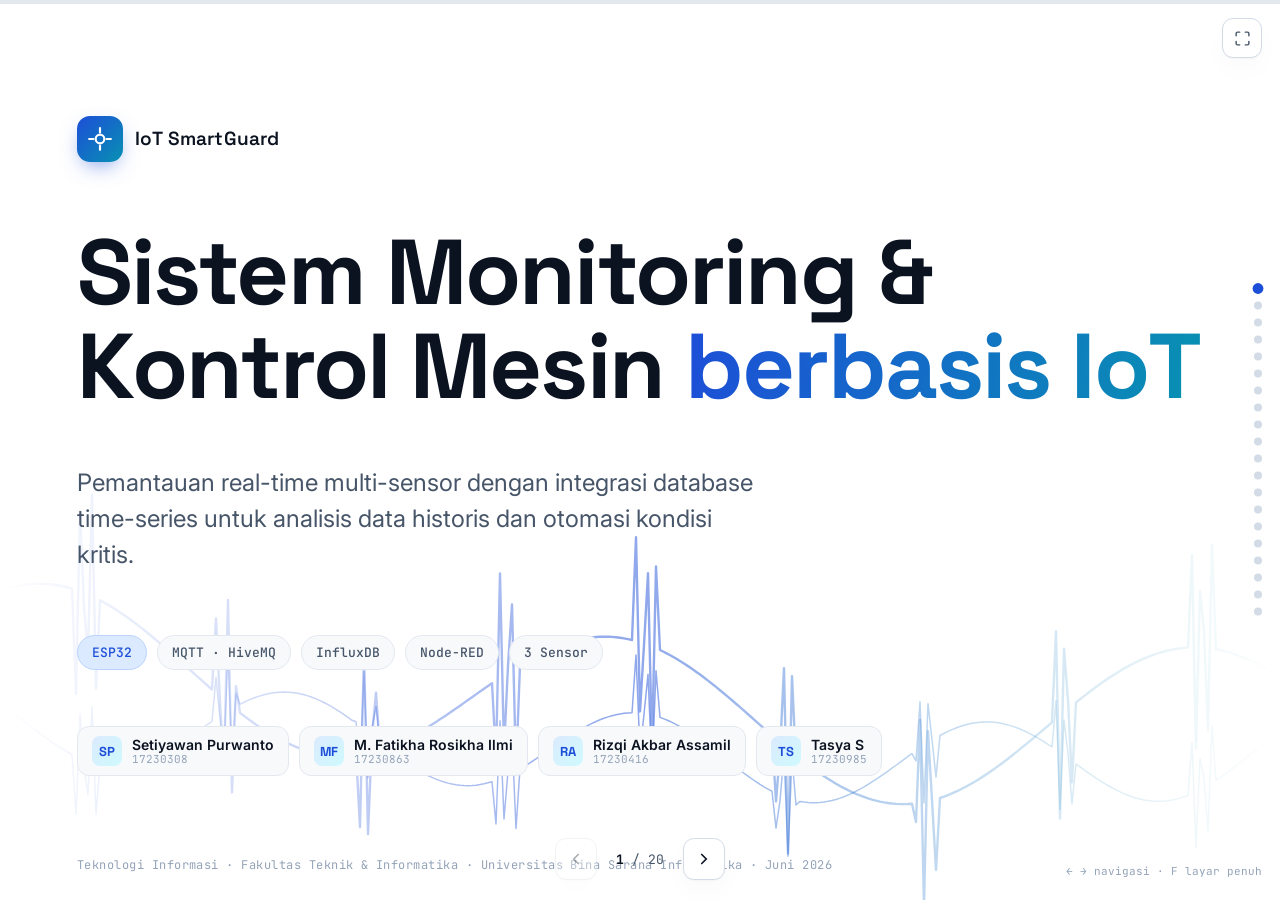
<file: IOT/index.html>
<!DOCTYPE html>
<html lang="id">
<head>
<meta charset="UTF-8">
<meta name="viewport" content="width=device-width, initial-scale=1.0">
<title>IoT SmartGuard — Presentasi Project</title>
<link rel="preconnect" href="https://fonts.googleapis.com">
<link rel="preconnect" href="https://fonts.gstatic.com" crossorigin>
<link href="https://fonts.googleapis.com/css2?family=Space+Grotesk:wght@400;500;600;700&family=Inter:wght@400;500;600;700;800&family=JetBrains+Mono:wght@400;500;700&display=swap" rel="stylesheet">
<style>
:root{
  --bg:#FFFFFF; --panel:#F7F9FB; --panel-2:#EEF2F6;
  --ink:#0B1220; --ink-soft:#475569; --ink-faint:#94A3B8;
  --line:#E3E8EF; --line-2:#D3DCE6;
  --primary:#1D4ED8; --primary-soft:#DBEAFE;
  --cyan:#0891B2; --cyan-soft:#CFFAFE;
  --ok:#059669; --ok-soft:#D1FAE5;
  --crit:#DC2626; --crit-soft:#FEE2E2;
  --warn:#B45309; --warn-soft:#FEF3C7;
  --shadow:0 1px 2px rgba(11,18,32,.04),0 12px 32px -12px rgba(11,18,32,.12);
  --shadow-lg:0 2px 4px rgba(11,18,32,.04),0 30px 60px -20px rgba(11,18,32,.22);
  --disp:'Space Grotesk',sans-serif;
  --body:'Inter',sans-serif;
  --mono:'JetBrains Mono',monospace;
}
*{margin:0;padding:0;box-sizing:border-box}
html,body{height:100%}
body{
  font-family:var(--body); background:var(--bg); color:var(--ink);
  overflow:hidden; -webkit-font-smoothing:antialiased;
}
.deck{position:fixed;inset:0}

/* ---------- SLIDE FRAME ---------- */
.slide{
  position:absolute; inset:0;
  display:flex; flex-direction:column; justify-content:center;
  padding:clamp(28px,5vw,84px) clamp(28px,6vw,110px) clamp(72px,8vh,96px);
  opacity:0; visibility:hidden; pointer-events:none;
  transform:translateY(14px) scale(.992);
  transition:opacity .5s ease,transform .5s cubic-bezier(.16,.84,.44,1);
}
.slide.active{opacity:1;visibility:visible;pointer-events:auto;transform:none}
.slide-inner{width:100%;max-width:1180px;margin:0 auto}

/* ---------- TYPE ---------- */
.eyebrow{
  font-family:var(--mono); font-size:clamp(11px,1.1vw,13px); font-weight:500;
  letter-spacing:.18em; text-transform:uppercase; color:var(--primary);
  display:inline-flex; align-items:center; gap:10px; margin-bottom:20px;
}
.eyebrow::before{content:"";width:26px;height:2px;background:var(--primary);border-radius:2px}
h1.title{font-family:var(--disp);font-weight:700;font-size:clamp(34px,5.6vw,72px);line-height:1.02;letter-spacing:-.02em}
h2.head{font-family:var(--disp);font-weight:700;font-size:clamp(28px,4.2vw,52px);line-height:1.06;letter-spacing:-.018em;margin-bottom:14px}
.sub{font-size:clamp(15px,1.7vw,21px);color:var(--ink-soft);line-height:1.5;max-width:760px}
.lead{font-size:clamp(15px,1.6vw,19px);line-height:1.62;color:var(--ink-soft)}
strong.hl{color:var(--ink);font-weight:700}
.kw{color:var(--primary);font-weight:600}

/* ---------- COVER ---------- */
.cover{justify-content:center}
.cover-grid{display:grid;gap:34px}
.cover canvas{position:absolute;left:0;right:0;bottom:0;width:100%;height:46%;opacity:.9;pointer-events:none}
.cover-mark{display:inline-flex;align-items:center;gap:12px;margin-bottom:30px}
.logo-dot{width:46px;height:46px;border-radius:13px;background:linear-gradient(135deg,var(--primary),var(--cyan));display:grid;place-items:center;box-shadow:0 8px 22px -8px rgba(29,78,216,.7)}
.logo-dot svg{width:26px;height:26px}
.cover-mark b{font-family:var(--disp);font-weight:600;font-size:19px;letter-spacing:.01em}
.cover h1{font-size:clamp(40px,7.2vw,92px);margin-bottom:18px}
.cover h1 .grad{background:linear-gradient(100deg,var(--primary),var(--cyan));-webkit-background-clip:text;background-clip:text;color:transparent}
.cover .sub{font-size:clamp(16px,2vw,24px);max-width:680px}
.meta-row{display:flex;flex-wrap:wrap;gap:10px;margin-top:28px}
.chip{font-family:var(--mono);font-size:13px;font-weight:500;padding:8px 14px;border-radius:999px;background:var(--panel);border:1px solid var(--line);color:var(--ink-soft)}
.chip.b{background:var(--primary-soft);border-color:#bcd3fb;color:var(--primary)}
.team{display:flex;flex-wrap:wrap;gap:10px;margin-top:22px}
.team .mem{display:flex;align-items:center;gap:10px;background:var(--panel);border:1px solid var(--line);border-radius:12px;padding:9px 14px}
.team .av{width:30px;height:30px;border-radius:8px;background:linear-gradient(135deg,var(--primary-soft),var(--cyan-soft));display:grid;place-items:center;font-family:var(--disp);font-weight:700;font-size:13px;color:var(--primary)}
.team .nm{font-weight:600;font-size:14px;line-height:1.1}
.team .id{font-family:var(--mono);font-size:11px;color:var(--ink-faint)}
.cover-foot{position:absolute;left:clamp(28px,6vw,110px);right:clamp(28px,6vw,110px);bottom:clamp(18px,3vh,30px);font-family:var(--mono);font-size:12px;color:var(--ink-faint);letter-spacing:.04em}

/* ---------- GRID HELPERS ---------- */
.cols{display:grid;gap:20px}
.c2{grid-template-columns:1fr 1fr}
.c3{grid-template-columns:repeat(3,1fr)}
.c4{grid-template-columns:repeat(4,1fr)}
.split{display:grid;grid-template-columns:1.05fr 1fr;gap:clamp(28px,4vw,60px);align-items:center}

/* ---------- CARDS ---------- */
.card{background:var(--bg);border:1px solid var(--line);border-radius:18px;padding:24px;box-shadow:var(--shadow);transition:transform .25s,box-shadow .25s,border-color .25s}
.card.soft{background:var(--panel)}
.slide.active .reveal{animation:rise .55s both}
.ico{width:46px;height:46px;border-radius:12px;display:grid;place-items:center;margin-bottom:16px;background:var(--primary-soft);color:var(--primary)}
.ico svg{width:24px;height:24px}
.ico.cy{background:var(--cyan-soft);color:var(--cyan)}
.ico.ok{background:var(--ok-soft);color:var(--ok)}
.ico.cr{background:var(--crit-soft);color:var(--crit)}
.ico.wn{background:var(--warn-soft);color:var(--warn)}
.card h3{font-family:var(--disp);font-weight:600;font-size:clamp(17px,1.7vw,21px);margin-bottom:8px;letter-spacing:-.01em}
.card p{font-size:clamp(13.5px,1.35vw,15.5px);color:var(--ink-soft);line-height:1.55}
.qnum{font-family:var(--disp);font-weight:700;font-size:15px;color:var(--primary);background:var(--primary-soft);width:34px;height:34px;border-radius:9px;display:grid;place-items:center;margin-bottom:14px}

/* ---------- AGENDA ---------- */
.agenda{display:grid;grid-template-columns:repeat(2,1fr);gap:14px 40px;counter-reset:ag}
.ag-item{display:flex;gap:16px;align-items:baseline;padding:14px 4px;border-bottom:1px solid var(--line)}
.ag-item .n{font-family:var(--mono);font-size:14px;color:var(--primary);font-weight:500;min-width:28px}
.ag-item .t{font-family:var(--disp);font-weight:500;font-size:clamp(16px,1.8vw,20px)}
.ag-item .t small{display:block;font-family:var(--body);font-weight:400;font-size:13px;color:var(--ink-faint);margin-top:2px}

/* ---------- POINT LIST ---------- */
.plist{display:grid;gap:14px;margin-top:6px}
.pitem{display:flex;gap:14px;align-items:flex-start}
.pitem .dot{margin-top:5px;width:20px;height:20px;border-radius:6px;flex:0 0 auto;display:grid;place-items:center;background:var(--primary-soft);color:var(--primary)}
.pitem .dot svg{width:13px;height:13px}
.pitem p{font-size:clamp(14px,1.45vw,16.5px);line-height:1.55;color:var(--ink-soft)}
.pitem p b{color:var(--ink)}

/* ---------- TECH STACK ---------- */
.stackbar{display:flex;flex-wrap:wrap;gap:12px;margin-top:10px}
.tech{flex:1 1 180px;background:var(--panel);border:1px solid var(--line);border-radius:16px;padding:20px;transition:.25s}
.tech .badge{font-family:var(--mono);font-size:11px;font-weight:600;letter-spacing:.08em;color:var(--cyan);margin-bottom:10px;display:block}
.tech h3{font-family:var(--disp);font-weight:600;font-size:19px;margin-bottom:6px}
.tech p{font-size:13.5px;color:var(--ink-soft);line-height:1.5}

/* ---------- ARCHITECTURE ---------- */
.arch{display:grid;gap:14px;margin-top:8px}
.layer{position:relative;display:grid;grid-template-columns:auto 1fr;gap:22px;align-items:center;background:var(--panel);border:1px solid var(--line);border-radius:16px;padding:20px 24px;border-left:5px solid var(--primary)}
.layer.l2{border-left-color:var(--cyan)}
.layer.l3{border-left-color:var(--ok)}
.layer .lname{font-family:var(--disp);font-weight:600;font-size:clamp(16px,1.7vw,20px);min-width:200px}
.layer .lname span{display:block;font-family:var(--mono);font-size:11px;font-weight:500;color:var(--primary);letter-spacing:.1em;margin-bottom:4px}
.layer.l2 .lname span{color:var(--cyan)} .layer.l3 .lname span{color:var(--ok)}
.layer .nodes{display:flex;flex-wrap:wrap;gap:8px}
.node{font-family:var(--mono);font-size:12.5px;padding:6px 12px;border-radius:8px;background:var(--bg);border:1px solid var(--line-2);color:var(--ink-soft)}
.flowarrow{display:flex;justify-content:center;color:var(--ink-faint);margin:-4px 0}
.flowarrow svg{width:22px;height:22px}

/* ---------- TABLE ---------- */
.tbl{width:100%;border-collapse:separate;border-spacing:0;border:1px solid var(--line);border-radius:14px;overflow:hidden;font-size:clamp(13px,1.35vw,15.5px)}
.tbl th{background:var(--panel-2);text-align:left;font-family:var(--disp);font-weight:600;font-size:13px;letter-spacing:.02em;padding:14px 18px;color:var(--ink);border-bottom:1px solid var(--line)}
.tbl td{padding:13px 18px;border-bottom:1px solid var(--line);color:var(--ink-soft);vertical-align:top}
.tbl tr:last-child td{border-bottom:none}
.tbl tr:hover td{background:var(--panel)}
.tbl td b{color:var(--ink)}
.tbl .mono{font-family:var(--mono);font-size:13px;color:var(--primary)}

/* ---------- SENSOR CARDS ---------- */
.sensor{background:var(--panel);border:1px solid var(--line);border-radius:16px;padding:20px;text-align:left}
.sensor .tag{font-family:var(--mono);font-size:11px;font-weight:700;letter-spacing:.06em;color:var(--bg);background:var(--primary);padding:4px 9px;border-radius:6px;display:inline-block;margin-bottom:14px}
.sensor h3{font-family:var(--disp);font-weight:600;font-size:18px;margin-bottom:6px}
.sensor p{font-size:13.5px;color:var(--ink-soft);line-height:1.5}

/* ---------- CONSOLE / CODE ---------- */
.console{background:#0B1220;border-radius:16px;padding:0;overflow:hidden;box-shadow:var(--shadow-lg);border:1px solid #1e293b}
.console .bar{display:flex;align-items:center;gap:8px;padding:12px 16px;background:#111a2e;border-bottom:1px solid #1e293b}
.console .bar i{width:11px;height:11px;border-radius:50%;display:block}
.console .bar .t{font-family:var(--mono);font-size:12px;color:#7c8aa5;margin-left:8px}
.console pre{margin:0;padding:20px 22px;font-family:var(--mono);font-size:clamp(12.5px,1.3vw,15px);line-height:1.7;color:#cbd5e1;overflow:auto}
.tk{color:#7dd3fc}.ts{color:#86efac}.tn{color:#fda4af}.tc{color:#64748b}.tp{color:#c4b5fd}
.topic-row{display:flex;align-items:center;gap:14px;background:var(--panel);border:1px solid var(--line);border-radius:12px;padding:14px 18px;margin-bottom:10px}
.topic-row .pill{font-family:var(--mono);font-size:11px;font-weight:700;padding:4px 9px;border-radius:6px}
.topic-row .pub{background:var(--cyan-soft);color:var(--cyan)}
.topic-row .sub2{background:var(--primary-soft);color:var(--primary)}
.topic-row code{font-family:var(--mono);font-size:14px;color:var(--ink);font-weight:500}
.topic-row span{font-size:13px;color:var(--ink-faint);margin-left:auto}

/* ---------- STATE MACHINE ---------- */
.fsm{display:grid;grid-template-columns:1fr auto 1fr;align-items:center;gap:18px;margin-top:10px}
.state{border-radius:18px;padding:26px 22px;text-align:center;border:2px solid;position:relative}
.state .lbl{font-family:var(--mono);font-size:11px;letter-spacing:.12em;font-weight:600;margin-bottom:10px;opacity:.85}
.state .nm{font-family:var(--disp);font-weight:700;font-size:clamp(20px,2.4vw,30px);margin-bottom:8px}
.state .ds{font-size:13px;line-height:1.5}
.state.normal{border-color:var(--ok);background:var(--ok-soft)}
.state.normal .nm{color:var(--ok)} .state.normal .ds{color:#047857}
.state.crit{border-color:var(--crit);background:var(--crit-soft)}
.state.crit .nm{color:var(--crit)} .state.crit .ds{color:#b91c1c}
.state .pulse{position:absolute;top:14px;right:14px;width:12px;height:12px;border-radius:50%}
.state.normal .pulse{background:var(--ok);animation:beat 1.6s infinite}
.state.crit .pulse{background:var(--crit);animation:beat .7s infinite}
.transition{display:flex;flex-direction:column;align-items:center;gap:6px;color:var(--ink-faint);font-family:var(--mono);font-size:11px}
.transition svg{width:60px;color:var(--crit)}
.lockback{grid-column:1/-1;display:flex;align-items:center;justify-content:center;gap:12px;margin-top:6px;background:var(--warn-soft);border:1px dashed var(--warn);border-radius:14px;padding:14px 20px}
.lockback svg{width:20px;color:var(--warn)}
.lockback p{font-size:14px;color:#92400e}.lockback b{color:var(--warn)}

/* ---------- METRICS ---------- */
.metrics{display:grid;grid-template-columns:repeat(3,1fr);gap:18px;margin-top:8px}
.metric{background:var(--panel);border:1px solid var(--line);border-radius:18px;padding:26px 24px;position:relative;overflow:hidden}
.metric::after{content:"";position:absolute;right:-30px;top:-30px;width:120px;height:120px;border-radius:50%;background:radial-gradient(circle,var(--primary-soft),transparent 70%);opacity:.6}
.metric .big{font-family:var(--disp);font-weight:700;font-size:clamp(34px,5vw,58px);line-height:1;letter-spacing:-.02em;color:var(--primary)}
.metric .big .u{font-size:.42em;color:var(--ink-soft);font-weight:600;margin-left:4px}
.metric .mlbl{font-family:var(--disp);font-weight:600;font-size:15px;margin-top:12px}
.metric .mdesc{font-size:12.5px;color:var(--ink-faint);margin-top:4px;line-height:1.45}
.metric.cy .big{color:var(--cyan)} .metric.cy::after{background:radial-gradient(circle,var(--cyan-soft),transparent 70%)}
.metric.ok .big{color:var(--ok)} .metric.ok::after{background:radial-gradient(circle,var(--ok-soft),transparent 70%)}

/* check list */
.checks{display:grid;grid-template-columns:1fr 1fr;gap:12px 28px}
.chk{display:flex;gap:12px;align-items:flex-start;padding:10px 0;border-bottom:1px solid var(--line)}
.chk .ck{flex:0 0 auto;width:24px;height:24px;border-radius:7px;background:var(--ok-soft);color:var(--ok);display:grid;place-items:center;margin-top:1px}
.chk .ck svg{width:14px;height:14px}
.chk .sg{font-family:var(--mono);font-size:11px;color:var(--cyan);letter-spacing:.06em;display:block;margin-bottom:2px}
.chk p{font-size:14.5px;color:var(--ink-soft);line-height:1.45}.chk p b{color:var(--ink)}

/* challenge solution */
.cs{display:grid;grid-template-columns:1fr 1fr;gap:0;border:1px solid var(--line);border-radius:16px;overflow:hidden;margin-bottom:14px}
.cs>div{padding:18px 22px}
.cs .prob{background:var(--crit-soft);border-right:1px solid #f6caca}
.cs .sol{background:var(--ok-soft)}
.cs .lab{font-family:var(--mono);font-size:11px;font-weight:700;letter-spacing:.08em;margin-bottom:6px}
.cs .prob .lab{color:var(--crit)} .cs .sol .lab{color:var(--ok)}
.cs h4{font-family:var(--disp);font-weight:600;font-size:16px;margin-bottom:4px;color:var(--ink)}
.cs p{font-size:13.5px;line-height:1.5;color:var(--ink-soft)}

/* roadmap */
.road{display:grid;grid-template-columns:repeat(3,1fr);gap:14px}
.rstep{background:var(--panel);border:1px solid var(--line);border-radius:14px;padding:18px;position:relative}
.rstep .ph{font-family:var(--mono);font-size:11px;color:var(--primary);letter-spacing:.08em;font-weight:600}
.rstep h4{font-family:var(--disp);font-weight:600;font-size:16.5px;margin:8px 0 6px}
.rstep p{font-size:13px;color:var(--ink-soft);line-height:1.5}

/* takeaways */
.take{display:grid;gap:12px}
.tk-item{display:flex;gap:16px;align-items:center;background:var(--panel);border:1px solid var(--line);border-radius:14px;padding:16px 20px}
.tk-item .n{font-family:var(--disp);font-weight:700;font-size:22px;color:var(--bg);background:linear-gradient(135deg,var(--primary),var(--cyan));width:42px;height:42px;border-radius:11px;display:grid;place-items:center;flex:0 0 auto}
.tk-item p{font-size:clamp(14px,1.5vw,16.5px);line-height:1.45;color:var(--ink)}.tk-item p b{color:var(--primary)}

/* closing */
.closing{text-align:center;align-items:center}
.closing .logo-dot{margin:0 auto 26px;width:62px;height:62px;border-radius:18px}
.closing .logo-dot svg{width:34px;height:34px}
.closing h2{font-size:clamp(40px,6.5vw,84px);margin-bottom:18px}
.closing .grad{background:linear-gradient(100deg,var(--primary),var(--cyan));-webkit-background-clip:text;background-clip:text;color:transparent}

/* ---------- CHROME ---------- */
.topbar{position:fixed;top:0;left:0;right:0;height:4px;background:var(--line);z-index:50}
.progress{height:100%;background:linear-gradient(90deg,var(--primary),var(--cyan));width:0;transition:width .5s ease}
.nav{position:fixed;bottom:20px;left:0;right:0;display:flex;align-items:center;justify-content:center;gap:16px;z-index:50}
.nav button{font-family:var(--mono);background:var(--bg);border:1px solid var(--line-2);width:42px;height:42px;border-radius:11px;display:grid;place-items:center;cursor:pointer;color:var(--ink);box-shadow:var(--shadow);transition:.2s}
.nav button:hover{border-color:var(--primary);color:var(--primary);transform:translateY(-1px)}
.nav button:disabled{opacity:.35;cursor:default;transform:none}
.nav button svg{width:18px;height:18px}
.counter{font-family:var(--mono);font-size:13px;color:var(--ink-soft);min-width:54px;text-align:center}
.counter b{color:var(--ink)}
.dots{position:fixed;right:18px;top:50%;transform:translateY(-50%);display:flex;flex-direction:column;gap:9px;z-index:50}
.dots i{width:8px;height:8px;border-radius:50%;background:var(--line-2);cursor:pointer;transition:.25s}
.dots i.on{background:var(--primary);transform:scale(1.35)}
.fsbtn{position:fixed;top:18px;right:18px;z-index:50;background:var(--bg);border:1px solid var(--line-2);width:40px;height:40px;border-radius:11px;display:grid;place-items:center;cursor:pointer;color:var(--ink-soft);box-shadow:var(--shadow)}
.fsbtn:hover{color:var(--primary);border-color:var(--primary)}
.fsbtn svg{width:17px;height:17px}
.hint{position:fixed;bottom:22px;right:18px;font-family:var(--mono);font-size:11px;color:var(--ink-faint);z-index:40}

@keyframes rise{from{opacity:0;transform:translateY(16px)}to{opacity:1;transform:none}}
@keyframes beat{0%,100%{transform:scale(1);opacity:1}50%{transform:scale(1.5);opacity:.5}}
.slide.active .reveal:nth-child(1){animation-delay:.05s}
.slide.active .reveal:nth-child(2){animation-delay:.12s}
.slide.active .reveal:nth-child(3){animation-delay:.19s}
.slide.active .reveal:nth-child(4){animation-delay:.26s}
.slide.active .reveal:nth-child(5){animation-delay:.33s}
.slide.active .reveal:nth-child(6){animation-delay:.40s}

@media (max-width:860px){
  .c2,.c3,.c4,.split,.metrics,.checks,.cs,.road,.agenda,.fsm{grid-template-columns:1fr}
  .fsm{gap:10px}.transition{flex-direction:row;transform:rotate(90deg)}
  .layer{grid-template-columns:1fr}.layer .lname{min-width:0}
  .dots{display:none}.hint{display:none}
  .slide{padding:60px 22px 84px}
}
@media (prefers-reduced-motion:reduce){*{animation:none!important;transition:opacity .2s!important}}
</style>
</head>
<body>
<div class="topbar"><div class="progress" id="prog"></div></div>
<button class="fsbtn" id="fs" title="Layar penuh"><svg viewBox="0 0 24 24" fill="none" stroke="currentColor" stroke-width="2" stroke-linecap="round"><path d="M8 3H5a2 2 0 0 0-2 2v3M21 8V5a2 2 0 0 0-2-2h-3M3 16v3a2 2 0 0 0 2 2h3M16 21h3a2 2 0 0 0 2-2v-3"/></svg></button>

<div class="deck" id="deck">

  <!-- 1 COVER -->
  <section class="slide cover active">
    <canvas id="wave"></canvas>
    <div class="slide-inner cover-grid">
      <div class="cover-mark reveal">
        <span class="logo-dot"><svg viewBox="0 0 24 24" fill="none" stroke="#fff" stroke-width="2" stroke-linecap="round" stroke-linejoin="round"><path d="M12 2v4M12 18v4M2 12h4M18 12h4"/><circle cx="12" cy="12" r="4"/></svg></span>
        <b>IoT SmartGuard</b>
      </div>
      <h1 class="title reveal">Sistem Monitoring &amp;<br>Kontrol Mesin <span class="grad">berbasis IoT</span></h1>
      <p class="sub reveal">Pemantauan real-time multi-sensor dengan integrasi database time-series untuk analisis data historis dan otomasi kondisi kritis.</p>
      <div class="meta-row reveal">
        <span class="chip b">ESP32</span><span class="chip">MQTT · HiveMQ</span><span class="chip">InfluxDB</span><span class="chip">Node-RED</span><span class="chip">3 Sensor</span>
      </div>
      <div class="team reveal">
        <div class="mem"><span class="av">SP</span><div><div class="nm">Setiyawan Purwanto</div><div class="id">17230308</div></div></div>
        <div class="mem"><span class="av">MF</span><div><div class="nm">M. Fatikha Rosikha Ilmi</div><div class="id">17230863</div></div></div>
        <div class="mem"><span class="av">RA</span><div><div class="nm">Rizqi Akbar Assamil</div><div class="id">17230416</div></div></div>
        <div class="mem"><span class="av">TS</span><div><div class="nm">Tasya S</div><div class="id">17230985</div></div></div>
      </div>
    </div>
    <div class="cover-foot">Teknologi Informasi · Fakultas Teknik &amp; Informatika · Universitas Bina Sarana Informatika · Juni 2026</div>
  </section>

  <!-- 2 AGENDA -->
  <section class="slide">
    <div class="slide-inner">
      <div class="eyebrow reveal">Daftar Isi</div>
      <h2 class="head reveal">Alur Presentasi</h2>
      <div class="agenda reveal" style="margin-top:24px">
        <div class="ag-item"><span class="n">01</span><div class="t">Pendahuluan <small>Latar belakang, masalah &amp; tujuan</small></div></div>
        <div class="ag-item"><span class="n">02</span><div class="t">Tinjauan Pustaka <small>Teknologi yang digunakan</small></div></div>
        <div class="ag-item"><span class="n">03</span><div class="t">Desain Sistem <small>Arsitektur, hardware &amp; logic</small></div></div>
        <div class="ag-item"><span class="n">04</span><div class="t">Implementasi <small>Firmware, Node-RED &amp; InfluxDB</small></div></div>
        <div class="ag-item"><span class="n">05</span><div class="t">Hasil &amp; Pembahasan <small>Performa, keandalan &amp; keamanan</small></div></div>
        <div class="ag-item"><span class="n">06</span><div class="t">Kesimpulan &amp; Saran <small>Capaian &amp; pengembangan lanjutan</small></div></div>
      </div>
    </div>
  </section>

  <!-- 3 LATAR BELAKANG -->
  <section class="slide">
    <div class="slide-inner split">
      <div>
        <div class="eyebrow reveal">01 · Pendahuluan</div>
        <h2 class="head reveal">Latar Belakang</h2>
        <p class="lead reveal">Di era <strong class="hl">Industri 4.0</strong>, banyak industri masih mengandalkan monitoring mesin secara <strong class="hl">manual</strong>. Keterlambatan mendeteksi kondisi abnormal dapat berujung pada kerusakan komponen, terhentinya produksi, hingga risiko keselamatan kerja.</p>
        <p class="lead reveal" style="margin-top:14px">IoT memungkinkan sensor terhubung ke internet dan dipantau dari jarak jauh <span class="kw">secara real-time</span> — sehingga keputusan dapat diambil lebih cepat dan tepat.</p>
      </div>
      <div class="cols reveal" style="gap:14px">
        <div class="card soft"><div class="ico cr"><svg viewBox="0 0 24 24" fill="none" stroke="currentColor" stroke-width="2"><path d="M12 9v4M12 17h.01M10.3 3.9 1.8 18a2 2 0 0 0 1.7 3h17a2 2 0 0 0 1.7-3L13.7 3.9a2 2 0 0 0-3.4 0z"/></svg></div><h3>Monitoring manual</h3><p>Butuh kehadiran operator secara fisik — lambat merespons anomali.</p></div>
        <div class="card soft"><div class="ico wn"><svg viewBox="0 0 24 24" fill="none" stroke="currentColor" stroke-width="2"><path d="M3 3v18h18M7 14l4-4 4 4 5-6"/></svg></div><h3>Tanpa data historis</h3><p>Sulit melakukan analisis tren &amp; mempersiapkan predictive maintenance.</p></div>
        <div class="card soft"><div class="ico"><svg viewBox="0 0 24 24" fill="none" stroke="currentColor" stroke-width="2"><circle cx="12" cy="12" r="9"/><path d="M12 7v5l3 2"/></svg></div><h3>Respons lambat</h3><p>Kondisi kritis seperti suhu berlebih perlu dihentikan dalam hitungan milidetik.</p></div>
      </div>
    </div>
  </section>

  <!-- 4 RUMUSAN MASALAH -->
  <section class="slide">
    <div class="slide-inner">
      <div class="eyebrow reveal">01 · Pendahuluan</div>
      <h2 class="head reveal">Rumusan Masalah</h2>
      <p class="sub reveal" style="margin-bottom:26px">Empat pertanyaan inti yang dijawab oleh sistem IoT SmartGuard.</p>
      <div class="cols c2 reveal">
        <div class="card"><div class="qnum">1</div><p class="lead">Bagaimana merancang sistem IoT untuk <strong class="hl">monitoring real-time</strong> kondisi mesin dengan <strong class="hl">multiple sensor</strong> sekaligus?</p></div>
        <div class="card"><div class="qnum">2</div><p class="lead">Bagaimana mengintegrasikan <strong class="hl">MQTT</strong> dengan cloud broker agar transmisi data <strong class="hl">reliable &amp; aman</strong>?</p></div>
        <div class="card"><div class="qnum">3</div><p class="lead">Bagaimana menyimpan <strong class="hl">data historis</strong> sensor secara efisien untuk analisis jangka panjang?</p></div>
        <div class="card"><div class="qnum">4</div><p class="lead">Bagaimana mengimplementasikan <strong class="hl">otomasi</strong> untuk respons cepat terhadap kondisi kritis tanpa intervensi manual?</p></div>
      </div>
    </div>
  </section>

  <!-- 5 TUJUAN & MANFAAT -->
  <section class="slide">
    <div class="slide-inner">
      <div class="eyebrow reveal">01 · Pendahuluan</div>
      <h2 class="head reveal">Tujuan &amp; Manfaat</h2>
      <div class="cols c2 reveal" style="margin-top:22px;gap:32px">
        <div>
          <h3 style="font-family:var(--disp);font-size:19px;margin-bottom:14px;display:flex;align-items:center;gap:10px"><span class="ico" style="margin:0;width:34px;height:34px;border-radius:9px"><svg viewBox="0 0 24 24" fill="none" stroke="currentColor" stroke-width="2"><circle cx="12" cy="12" r="9"/><circle cx="12" cy="12" r="1"/><path d="M12 3v3M12 18v3M3 12h3M18 12h3"/></svg></span>Tujuan</h3>
          <div class="plist">
            <div class="pitem"><span class="dot"><svg viewBox="0 0 24 24" fill="none" stroke="currentColor" stroke-width="3"><path d="M5 12l5 5 9-11"/></svg></span><p>Mengembangkan sistem <b>terintegrasi penuh</b> untuk monitoring real-time mesin.</p></div>
            <div class="pitem"><span class="dot"><svg viewBox="0 0 24 24" fill="none" stroke="currentColor" stroke-width="3"><path d="M5 12l5 5 9-11"/></svg></span><p>Komunikasi <b>MQTT yang aman &amp; reliable</b> antara ESP32 dan cloud broker.</p></div>
            <div class="pitem"><span class="dot"><svg viewBox="0 0 24 24" fill="none" stroke="currentColor" stroke-width="3"><path d="M5 12l5 5 9-11"/></svg></span><p>Membangun <b>database time-series</b> pendukung analisis &amp; pengembangan AI.</p></div>
            <div class="pitem"><span class="dot"><svg viewBox="0 0 24 24" fill="none" stroke="currentColor" stroke-width="3"><path d="M5 12l5 5 9-11"/></svg></span><p>Otomasi <b>relay control</b> untuk respons cepat kondisi kritis.</p></div>
          </div>
        </div>
        <div>
          <h3 style="font-family:var(--disp);font-size:19px;margin-bottom:14px;display:flex;align-items:center;gap:10px"><span class="ico cy" style="margin:0;width:34px;height:34px;border-radius:9px"><svg viewBox="0 0 24 24" fill="none" stroke="currentColor" stroke-width="2"><path d="M12 2l2.4 7.4H22l-6 4.5 2.3 7.1L12 16.5 5.7 21l2.3-7.1-6-4.5h7.6z"/></svg></span>Manfaat</h3>
          <div class="plist">
            <div class="pitem"><span class="dot" style="background:var(--cyan-soft);color:var(--cyan)"><svg viewBox="0 0 24 24" fill="none" stroke="currentColor" stroke-width="3"><path d="M5 12l5 5 9-11"/></svg></span><p>Meningkatkan <b>keamanan operasional</b> lewat respons otomatis terhadap anomali.</p></div>
            <div class="pitem"><span class="dot" style="background:var(--cyan-soft);color:var(--cyan)"><svg viewBox="0 0 24 24" fill="none" stroke="currentColor" stroke-width="3"><path d="M5 12l5 5 9-11"/></svg></span><p>Menyediakan <b>insight data historis</b> untuk optimisasi &amp; predictive maintenance.</p></div>
            <div class="pitem"><span class="dot" style="background:var(--cyan-soft);color:var(--cyan)"><svg viewBox="0 0 24 24" fill="none" stroke="currentColor" stroke-width="3"><path d="M5 12l5 5 9-11"/></svg></span><p>Mengurangi <b>downtime &amp; biaya</b> melalui deteksi dini masalah perangkat.</p></div>
            <div class="pitem"><span class="dot" style="background:var(--cyan-soft);color:var(--cyan)"><svg viewBox="0 0 24 24" fill="none" stroke="currentColor" stroke-width="3"><path d="M5 12l5 5 9-11"/></svg></span><p>Fondasi solid untuk pengembangan <b>AI &amp; machine learning</b> ke depan.</p></div>
          </div>
        </div>
      </div>
    </div>
  </section>

  <!-- 6 TINJAUAN PUSTAKA -->
  <section class="slide">
    <div class="slide-inner">
      <div class="eyebrow reveal">02 · Tinjauan Pustaka</div>
      <h2 class="head reveal">Teknologi yang Digunakan</h2>
      <p class="sub reveal" style="margin-bottom:24px">Lima pilar teknologi yang dipadukan secara end-to-end dalam sistem.</p>
      <div class="stackbar reveal">
        <div class="tech"><span class="badge">PLATFORM</span><h3>IoT</h3><p>Perangkat fisik saling terhubung &amp; bertukar data otomatis tanpa intervensi manusia.</p></div>
        <div class="tech"><span class="badge">PROTOKOL</span><h3>MQTT</h3><p>Publish-subscribe ringan, hemat bandwidth &amp; latency rendah untuk perangkat terbatas.</p></div>
        <div class="tech"><span class="badge">EDGE</span><h3>ESP32</h3><p>Mikrokontroler dual-core dengan WiFi &amp; Bluetooth bawaan sebagai gateway IoT.</p></div>
        <div class="tech"><span class="badge">DATABASE</span><h3>InfluxDB</h3><p>Time-series database, dioptimalkan untuk data berbasis waktu &amp; query cepat.</p></div>
        <div class="tech"><span class="badge">DASHBOARD</span><h3>Node-RED</h3><p>Visual flow programming untuk integrasi, monitoring &amp; kontrol via antarmuka web.</p></div>
      </div>
      <div class="card soft reveal" style="margin-top:18px">
        <p class="lead"><strong class="hl">Posisi penelitian:</strong> berbeda dari studi terdahulu yang fokus pada satu aspek saja, makalah ini menyajikan implementasi <span class="kw">end-to-end</span> — akuisisi multi-sensor, komunikasi MQTT aman, penyimpanan time-series, dan otomasi kondisi kritis dalam satu sistem utuh &amp; teruji.</p>
      </div>
    </div>
  </section>

  <!-- 7 ARSITEKTUR -->
  <section class="slide">
    <div class="slide-inner">
      <div class="eyebrow reveal">03 · Desain Sistem</div>
      <h2 class="head reveal">Arsitektur Berlapis</h2>
      <p class="sub reveal" style="margin-bottom:20px">Tiga lapisan dengan <strong class="hl">separation of concerns</strong> yang jelas — data mengalir dari sensor fisik hingga cloud analytics.</p>
      <div class="arch reveal">
        <div class="layer">
          <div class="lname"><span>LAYER 1</span>Sensor &amp; Aktuator</div>
          <div class="nodes"><span class="node">DS18B20 · Suhu</span><span class="node">SW-420 · Getaran</span><span class="node">KY-037 · Suara</span><span class="node">Relay Module</span></div>
        </div>
        <div class="flowarrow"><svg viewBox="0 0 24 24" fill="none" stroke="currentColor" stroke-width="2"><path d="M12 5v14M5 12l7 7 7-7"/></svg></div>
        <div class="layer l2">
          <div class="lname"><span>LAYER 2</span>Edge Computing</div>
          <div class="nodes"><span class="node">ESP32 Gateway</span><span class="node">Pra-pemrosesan data</span><span class="node">Logic kontrol kritikal</span><span class="node">Latency rendah</span></div>
        </div>
        <div class="flowarrow"><svg viewBox="0 0 24 24" fill="none" stroke="currentColor" stroke-width="2"><path d="M12 5v14M5 12l7 7 7-7"/></svg></div>
        <div class="layer l3">
          <div class="lname"><span>LAYER 3</span>Cloud &amp; Analytics</div>
          <div class="nodes"><span class="node">HiveMQ Broker</span><span class="node">InfluxDB</span><span class="node">Node-RED Dashboard</span><span class="node">Rule Engine</span></div>
        </div>
      </div>
    </div>
  </section>

  <!-- 8 HARDWARE -->
  <section class="slide">
    <div class="slide-inner">
      <div class="eyebrow reveal">03 · Desain Sistem</div>
      <h2 class="head reveal">Komponen Hardware</h2>
      <p class="sub reveal" style="margin-bottom:22px">Satu mikrokontroler, tiga sensor, satu aktuator — bekerja sebagai satu kesatuan.</p>
      <div class="cols c4 reveal" style="gap:14px">
        <div class="sensor"><span class="tag">DS18B20</span><h3>Sensor Suhu</h3><p>Digital one-wire, rentang −55°C s.d. +125°C, presisi <b>±0.5°C</b>.</p></div>
        <div class="sensor"><span class="tag" style="background:var(--cyan)">SW-420</span><h3>Sensor Getaran</h3><p>Output digital HIGH saat getaran melebihi threshold mekanis.</p></div>
        <div class="sensor"><span class="tag" style="background:var(--warn)">KY-037</span><h3>Sensor Suara</h3><p>Deteksi noise lingkungan, dipakai mode digital untuk efisiensi GPIO.</p></div>
        <div class="sensor"><span class="tag" style="background:var(--crit)">RELAY</span><h3>Relay Module</h3><p>Aktuator pemutus listrik, konfigurasi <b>active-low</b>.</p></div>
      </div>
      <div class="card soft reveal" style="margin-top:16px;display:flex;gap:18px;align-items:center;flex-wrap:wrap">
        <div class="ico" style="margin:0"><svg viewBox="0 0 24 24" fill="none" stroke="currentColor" stroke-width="2"><rect x="4" y="4" width="16" height="16" rx="2"/><path d="M9 9h6v6H9zM2 9h2M2 15h2M20 9h2M20 15h2M9 2v2M15 2v2M9 20v2M15 20v2"/></svg></div>
        <p class="lead" style="flex:1;min-width:240px"><strong class="hl">ESP32</strong> — mikrokontroler 32-bit dual-core dengan WiFi &amp; Bluetooth bawaan, berperan sebagai <span class="kw">gateway IoT</span> yang mengumpulkan data sensor dan menjalankan logic kontrol relay secara lokal.</p>
      </div>
    </div>
  </section>

  <!-- 9 PROTOKOL & DATA -->
  <section class="slide">
    <div class="slide-inner split">
      <div>
        <div class="eyebrow reveal">03 · Desain Sistem</div>
        <h2 class="head reveal">Protokol &amp; Format Data</h2>
        <p class="lead reveal" style="margin-bottom:18px">Struktur topic MQTT yang hirarkis &amp; mudah diperluas untuk multiple unit mesin.</p>
        <div class="reveal">
          <div class="topic-row"><span class="pill pub">PUBLISH</span><code>mesin/unit1/data</code><span>ESP32 → broker</span></div>
          <div class="topic-row"><span class="pill sub2">SUBSCRIBE</span><code>mesin/unit1/cmd</code><span>dashboard → ESP32</span></div>
        </div>
        <p class="lead reveal" style="margin-top:8px;font-size:14.5px">Cukup tambah <code style="font-family:var(--mono);color:var(--primary)">mesin/unit2/data</code> untuk skala lebih besar — tanpa mengubah arsitektur.</p>
      </div>
      <div class="reveal">
        <div class="console">
          <div class="bar"><i style="background:#ff5f56"></i><i style="background:#ffbd2e"></i><i style="background:#27c93f"></i><span class="t">payload.json — mesin/unit1/data</span></div>
<pre>{
  <span class="tk">"suhu"</span>: <span class="tn">45.5</span>,        <span class="tc">// float °C</span>
  <span class="tk">"getaran"</span>: <span class="tn">0</span>,        <span class="tc">// 0/1</span>
  <span class="tk">"suara"</span>: <span class="tn">1</span>,          <span class="tc">// 0/1</span>
  <span class="tk">"relay"</span>: <span class="tn">1</span>,          <span class="tc">// 1=ON 0=OFF</span>
  <span class="tk">"status"</span>: <span class="ts">"NORMAL"</span>,
  <span class="tk">"pernahKritis"</span>: <span class="tp">false</span>
}</pre>
        </div>
      </div>
    </div>
  </section>

  <!-- 10 STATE MACHINE -->
  <section class="slide">
    <div class="slide-inner">
      <div class="eyebrow reveal">03 · Desain Sistem</div>
      <h2 class="head reveal">Logic Kontrol — State Machine</h2>
      <p class="sub reveal" style="margin-bottom:24px">Pendekatan <strong class="hl">fail-safe</strong>: sekali kritis terdeteksi, sistem terkunci hingga reset manual operator.</p>
      <div class="fsm reveal">
        <div class="state normal"><span class="pulse"></span><div class="lbl">SUHU &lt; 70°C</div><div class="nm">NORMAL</div><div class="ds">Relay ON · mesin berjalan normal</div></div>
        <div class="transition"><span>suhu ≥ 70°C</span><svg viewBox="0 0 80 24" fill="none" stroke="currentColor" stroke-width="2"><path d="M2 12h66M58 5l10 7-10 7"/></svg><span>pernahKritis = true</span></div>
        <div class="state crit"><span class="pulse"></span><div class="lbl">SUHU ≥ 70°C</div><div class="nm">KRITIS</div><div class="ds">Relay OFF · mesin dihentikan</div></div>
        <div class="lockback">
          <svg viewBox="0 0 24 24" fill="none" stroke="currentColor" stroke-width="2"><rect x="3" y="11" width="18" height="11" rx="2"/><path d="M7 11V7a5 5 0 0 1 10 0v4"/></svg>
          <p><b>LOCK aktif</b> — relay tetap OFF meski suhu turun. Mesin hanya bisa menyala lagi setelah <b>reset manual</b> dari dashboard.</p>
        </div>
      </div>
    </div>
  </section>

  <!-- 11 FIRMWARE ESP32 -->
  <section class="slide">
    <div class="slide-inner split">
      <div>
        <div class="eyebrow reveal">04 · Implementasi</div>
        <h2 class="head reveal">Firmware ESP32</h2>
        <div class="plist reveal" style="margin-top:8px">
          <div class="pitem"><span class="dot">1</span><p><b>Koneksi WiFi &amp; MQTT</b> — konek ke HiveMQ via <span class="kw">TLS port 8883</span> untuk keamanan komunikasi.</p></div>
          <div class="pitem"><span class="dot">2</span><p><b>Pembacaan sensor</b> — interval <span class="kw">3 detik</span>, dikemas ke JSON lalu publish ke topic data.</p></div>
          <div class="pitem"><span class="dot">3</span><p><b>Logic relay control</b> — flag <code style="font-family:var(--mono);color:var(--primary)">pernahKritis</code> persistent, hanya di-reset via MQTT atau power cycle.</p></div>
        </div>
      </div>
      <div class="reveal">
        <div class="console">
          <div class="bar"><i style="background:#ff5f56"></i><i style="background:#ffbd2e"></i><i style="background:#27c93f"></i><span class="t">esp32_loop.ino</span></div>
<pre><span class="tc">// baca sensor tiap 3 detik</span>
<span class="tp">float</span> suhu = sensors.<span class="tk">getTempC</span>();

<span class="tp">if</span> (suhu &gt;= <span class="tn">70.0</span>) {
  pernahKritis = <span class="tp">true</span>;
  <span class="tk">digitalWrite</span>(RELAY, <span class="ts">LOW</span>);  <span class="tc">// OFF</span>
}
<span class="tp">if</span> (!pernahKritis)
  <span class="tk">digitalWrite</span>(RELAY, <span class="ts">HIGH</span>); <span class="tc">// ON</span>

client.<span class="tk">publish</span>(<span class="ts">"mesin/unit1/data"</span>, json);</pre>
        </div>
      </div>
    </div>
  </section>

  <!-- 12 NODE-RED -->
  <section class="slide">
    <div class="slide-inner">
      <div class="eyebrow reveal">04 · Implementasi</div>
      <h2 class="head reveal">Node-RED Flow</h2>
      <p class="sub reveal" style="margin-bottom:22px">Tiga flow utama mengubah data mentah menjadi monitoring, penyimpanan &amp; alert.</p>
      <div class="cols c3 reveal">
        <div class="card"><div class="ico"><svg viewBox="0 0 24 24" fill="none" stroke="currentColor" stroke-width="2"><path d="M22 12h-4l-3 9L9 3l-3 9H2"/></svg></div><h3>Monitoring &amp; Alert</h3><p>Subscribe data, cek threshold suhu, tulis ke InfluxDB, kirim <b>email alert</b> hanya saat transisi state (anti email flooding).</p></div>
        <div class="card"><div class="ico cy"><svg viewBox="0 0 24 24" fill="none" stroke="currentColor" stroke-width="2"><rect x="3" y="3" width="18" height="18" rx="2"/><path d="M3 9h18M9 21V9"/></svg></div><h3>Dashboard &amp; Visualisasi</h3><p>Grafik real-time suhu/getaran/suara, status setiap sensor, toggle relay manual &amp; tombol <b>reset lock</b>.</p></div>
        <div class="card"><div class="ico ok"><svg viewBox="0 0 24 24" fill="none" stroke="currentColor" stroke-width="2"><path d="M21 15v4a2 2 0 0 1-2 2H5a2 2 0 0 1-2-2v-4M7 10l5 5 5-5M12 15V3"/></svg></div><h3>Ekspor CSV</h3><p>Unduh data <b>7 hari terakhir</b> dari InfluxDB dalam format CSV untuk analisis offline &amp; bahan machine learning.</p></div>
      </div>
    </div>
  </section>

  <!-- 13 INFLUXDB -->
  <section class="slide">
    <div class="slide-inner split">
      <div>
        <div class="eyebrow reveal">04 · Implementasi</div>
        <h2 class="head reveal">Konfigurasi InfluxDB</h2>
        <p class="lead reveal">Retention policy <strong class="hl">infinite</strong> dipilih karena volume tiga sensor (interval 3 detik) relatif kecil, namun data lengkap penting sebagai bahan <span class="kw">analisis &amp; pengembangan AI</span> di masa depan.</p>
      </div>
      <div class="reveal">
        <table class="tbl">
          <tr><th>Parameter</th><th>Nilai</th></tr>
          <tr><td><b>Organization</b></td><td class="mono">InfluxDBBSI</td></tr>
          <tr><td><b>Bucket</b></td><td class="mono">"2"</td></tr>
          <tr><td><b>Retention</b></td><td class="mono">Infinite</td></tr>
          <tr><td><b>Precision</b></td><td class="mono">Seconds</td></tr>
        </table>
      </div>
    </div>
  </section>

  <!-- 14 HASIL IMPLEMENTASI -->
  <section class="slide">
    <div class="slide-inner">
      <div class="eyebrow reveal">05 · Hasil &amp; Pembahasan</div>
      <h2 class="head reveal">Implementasi Sukses</h2>
      <p class="sub reveal" style="margin-bottom:22px">Seluruh subsistem berhasil terintegrasi dan berjalan stabil.</p>
      <div class="checks reveal">
        <div class="chk"><span class="ck"><svg viewBox="0 0 24 24" fill="none" stroke="currentColor" stroke-width="3"><path d="M5 12l5 5 9-11"/></svg></span><div><span class="sg">KONEKTIVITAS HARDWARE</span><p>3 sensor terbaca <b>stabil &amp; akurat</b>, relay merespons tanpa latency signifikan.</p></div></div>
        <div class="chk"><span class="ck"><svg viewBox="0 0 24 24" fill="none" stroke="currentColor" stroke-width="3"><path d="M5 12l5 5 9-11"/></svg></span><div><span class="sg">KOMUNIKASI MQTT</span><p>Uptime <b>&gt;99%</b>, data tiap 3 detik tanpa loss, terenkripsi TLS.</p></div></div>
        <div class="chk"><span class="ck"><svg viewBox="0 0 24 24" fill="none" stroke="currentColor" stroke-width="3"><path d="M5 12l5 5 9-11"/></svg></span><div><span class="sg">PENYIMPANAN DATA</span><p>Tersimpan konsisten di InfluxDB, query <b>cepat</b> hingga rentang 7 hari.</p></div></div>
        <div class="chk"><span class="ck"><svg viewBox="0 0 24 24" fill="none" stroke="currentColor" stroke-width="3"><path d="M5 12l5 5 9-11"/></svg></span><div><span class="sg">DASHBOARD</span><p>Latency <b>&lt;500 ms</b>, grafik interaktif responsif tanpa page refresh.</p></div></div>
      </div>
    </div>
  </section>

  <!-- 15 METRICS -->
  <section class="slide">
    <div class="slide-inner">
      <div class="eyebrow reveal">05 · Hasil &amp; Pembahasan</div>
      <h2 class="head reveal">Performa &amp; Keandalan</h2>
      <p class="sub reveal" style="margin-bottom:24px">Hasil pengujian selama <strong class="hl">30 hari</strong> di lingkungan laboratorium.</p>
      <div class="metrics reveal">
        <div class="metric"><div class="big"><span data-count="100" data-prefix="&lt;">&lt;100</span><span class="u">ms</span></div><div class="mlbl">Response time relay</div><div class="mdesc">Dari deteksi kritis hingga relay OFF</div></div>
        <div class="metric cy"><div class="big"><span data-count="99.7" data-dec="1">99.7</span><span class="u">%</span></div><div class="mlbl">Uptime MQTT</div><div class="mdesc">Selama 30 hari pengujian</div></div>
        <div class="metric ok"><div class="big"><span data-count="2" data-prefix="&lt;">&lt;2</span><span class="u">dtk</span></div><div class="mlbl">Waktu reconnect</div><div class="mdesc">Setelah putus koneksi broker</div></div>
        <div class="metric"><div class="big">±<span data-count="0.5" data-dec="1">0.5</span><span class="u">°C</span></div><div class="mlbl">Akurasi sensor suhu</div><div class="mdesc">Sesuai datasheet DS18B20</div></div>
        <div class="metric cy"><div class="big"><span data-count="1" data-prefix="&lt;">&lt;1</span><span class="u">%</span></div><div class="mlbl">False positive rate</div><div class="mdesc">Sensor getaran &amp; suara</div></div>
        <div class="metric ok"><div class="big"><span data-count="500" data-prefix="&lt;">&lt;500</span><span class="u">ms</span></div><div class="mlbl">Latency dashboard</div><div class="mdesc">Update data real-time Node-RED</div></div>
      </div>
    </div>
  </section>

  <!-- 16 SKALABILITAS & KEAMANAN -->
  <section class="slide">
    <div class="slide-inner">
      <div class="eyebrow reveal">05 · Hasil &amp; Pembahasan</div>
      <h2 class="head reveal">Skalabilitas &amp; Keamanan</h2>
      <div class="cols c2 reveal" style="margin-top:22px;gap:20px">
        <div class="card">
          <div class="ico cy"><svg viewBox="0 0 24 24" fill="none" stroke="currentColor" stroke-width="2"><path d="M3 12h4l3-9 4 18 3-9h4"/></svg></div>
          <h3>Scalable by design</h3>
          <div class="plist" style="margin-top:12px">
            <div class="pitem"><span class="dot" style="background:var(--cyan-soft);color:var(--cyan)">+</span><p><b>Multiple units</b> — cukup tambah topic MQTT per mesin.</p></div>
            <div class="pitem"><span class="dot" style="background:var(--cyan-soft);color:var(--cyan)">+</span><p><b>Data retention</b> — InfluxDB sanggup miliaran data point.</p></div>
            <div class="pitem"><span class="dot" style="background:var(--cyan-soft);color:var(--cyan)">+</span><p><b>Flow extensible</b> — alert SMS/Telegram &amp; integrasi eksternal.</p></div>
          </div>
        </div>
        <div class="card">
          <div class="ico"><svg viewBox="0 0 24 24" fill="none" stroke="currentColor" stroke-width="2"><path d="M12 2l8 4v6c0 5-3.5 8-8 10-4.5-2-8-5-8-10V6z"/></svg></div>
          <h3>Keamanan berlapis</h3>
          <div class="plist" style="margin-top:12px">
            <div class="pitem"><span class="dot"><svg viewBox="0 0 24 24" fill="none" stroke="currentColor" stroke-width="3"><path d="M5 12l5 5 9-11"/></svg></span><p><b>TLS encryption</b> menjaga kerahasiaan data MQTT.</p></div>
            <div class="pitem"><span class="dot"><svg viewBox="0 0 24 24" fill="none" stroke="currentColor" stroke-width="3"><path d="M5 12l5 5 9-11"/></svg></span><p><b>Autentikasi</b> username &amp; password pada broker.</p></div>
            <div class="pitem"><span class="dot"><svg viewBox="0 0 24 24" fill="none" stroke="currentColor" stroke-width="3"><path d="M5 12l5 5 9-11"/></svg></span><p><b>Lock mechanism</b> mencegah mesin menyala tanpa persetujuan operator.</p></div>
          </div>
        </div>
      </div>
    </div>
  </section>

  <!-- 17 TANTANGAN -->
  <section class="slide">
    <div class="slide-inner">
      <div class="eyebrow reveal">05 · Hasil &amp; Pembahasan</div>
      <h2 class="head reveal">Tantangan &amp; Lessons Learned</h2>
      <div class="reveal" style="margin-top:20px">
        <div class="cs">
          <div class="prob"><div class="lab">TANTANGAN</div><h4>Stabilitas koneksi WiFi</h4><p>ESP32 perlu tetap terhubung dalam jangka panjang.</p></div>
          <div class="sol"><div class="lab">SOLUSI</div><h4>Reconnect logic robust</h4><p>Monitoring signal strength + early warning saat sinyal melemah.</p></div>
        </div>
        <div class="cs">
          <div class="prob"><div class="lab">TANTANGAN</div><h4>Noise pada sensor</h4><p>Getaran &amp; suara rawan false positive bila threshold tak terkalibrasi.</p></div>
          <div class="sol"><div class="lab">SOLUSI</div><h4>Threshold adjustable</h4><p>Dapat diatur via dashboard + moving average filter untuk smoothing.</p></div>
        </div>
        <div class="cs">
          <div class="prob"><div class="lab">TANTANGAN</div><h4>Konsistensi data</h4><p>Timestamp harus sinkron dengan kondisi real-time mesin.</p></div>
          <div class="sol"><div class="lab">SOLUSI</div><h4>Sinkronisasi NTP</h4><p>ESP32 sinkron ke server NTP global agar timestamp akurat.</p></div>
        </div>
      </div>
    </div>
  </section>

  <!-- 18 KESIMPULAN -->
  <section class="slide">
    <div class="slide-inner">
      <div class="eyebrow reveal">06 · Penutup</div>
      <h2 class="head reveal">Kesimpulan</h2>
      <p class="sub reveal" style="margin-bottom:20px">IoT SmartGuard berhasil menjawab keempat rumusan masalah secara end-to-end.</p>
      <div class="take reveal">
        <div class="tk-item"><span class="n">1</span><p><b>Monitoring real-time</b> multi-sensor (suhu, getaran, suara) dengan response cepat &amp; akurat.</p></div>
        <div class="tk-item"><span class="n">2</span><p><b>MQTT + HiveMQ</b> menghadirkan komunikasi reliable &amp; secure antara edge device dan cloud.</p></div>
        <div class="tk-item"><span class="n">3</span><p><b>InfluxDB</b> menyimpan data historis efisien sebagai fondasi analisis &amp; AI.</p></div>
        <div class="tk-item"><span class="n">4</span><p><b>Relay locking mechanism</b> memberi respons cepat &amp; fail-safe pada kondisi kritis.</p></div>
        <div class="tk-item"><span class="n">5</span><p>Terbukti <b>reliable (uptime &gt;99%)</b> &amp; <b>scalable</b> untuk multiple mesin sekaligus.</p></div>
      </div>
    </div>
  </section>

  <!-- 19 SARAN -->
  <section class="slide">
    <div class="slide-inner">
      <div class="eyebrow reveal">06 · Penutup</div>
      <h2 class="head reveal">Saran Pengembangan</h2>
      <p class="sub reveal" style="margin-bottom:22px">Arah lanjutan untuk menjadikan sistem lebih cerdas &amp; tangguh.</p>
      <div class="road reveal">
        <div class="rstep"><div class="ph">AI / ML</div><h4>Predictive Maintenance</h4><p>Memanfaatkan data historis untuk memprediksi kapan maintenance diperlukan.</p></div>
        <div class="rstep"><div class="ph">AI / ML</div><h4>Anomaly Detection</h4><p>Unsupervised learning mendeteksi pola abnormal tanpa tuning threshold manual.</p></div>
        <div class="rstep"><div class="ph">NOTIFIKASI</div><h4>Multi-Channel Alert</h4><p>Perluas notifikasi ke SMS, Telegram, atau push notification.</p></div>
        <div class="rstep"><div class="ph">HARDWARE</div><h4>Efisiensi Energi</h4><p>Power management ESP32 untuk lokasi dengan keterbatasan daya.</p></div>
        <div class="rstep"><div class="ph">ANALYTICS</div><h4>Advanced Analytics</h4><p>Integrasi BI tools seperti Grafana/Tableau untuk insight lebih dalam.</p></div>
        <div class="rstep"><div class="ph">EDGE AI</div><h4>TensorFlow Lite</h4><p>Inference model lokal di ESP32 — kurangi latency &amp; ketergantungan cloud.</p></div>
      </div>
    </div>
  </section>

  <!-- 20 CLOSING -->
  <section class="slide closing">
    <div class="slide-inner">
      <div class="logo-dot reveal"><svg viewBox="0 0 24 24" fill="none" stroke="#fff" stroke-width="2" stroke-linecap="round" stroke-linejoin="round"><path d="M12 2v4M12 18v4M2 12h4M18 12h4"/><circle cx="12" cy="12" r="4"/></svg></div>
      <h2 class="reveal">Terima <span class="grad">Kasih</span></h2>
      <p class="sub reveal" style="margin:0 auto 8px;text-align:center">Sesi diskusi &amp; tanya jawab — IoT SmartGuard</p>
      <div class="meta-row reveal" style="justify-content:center">
        <span class="chip">Setiyawan Purwanto</span><span class="chip">M. Fatikha Rosikha Ilmi</span><span class="chip">Rizqi Akbar Assamil</span><span class="chip">Tasya S</span>
      </div>
      <p class="reveal" style="margin-top:26px;font-family:var(--mono);font-size:12px;color:var(--ink-faint)">Universitas Bina Sarana Informatika · Juni 2026</p>
    </div>
  </section>

</div>

<!-- CHROME -->
<div class="dots" id="dots"></div>
<div class="nav">
  <button id="prev" title="Sebelumnya (←)"><svg viewBox="0 0 24 24" fill="none" stroke="currentColor" stroke-width="2.2" stroke-linecap="round"><path d="M15 18l-6-6 6-6"/></svg></button>
  <div class="counter"><b id="cur">1</b> / <span id="tot">20</span></div>
  <button id="next" title="Berikutnya (→)"><svg viewBox="0 0 24 24" fill="none" stroke="currentColor" stroke-width="2.2" stroke-linecap="round"><path d="M9 18l6-6-6-6"/></svg></button>
</div>
<div class="hint">← → navigasi · F layar penuh</div>

<script>
const slides=[...document.querySelectorAll('.slide')];
const total=slides.length;
let idx=0;
const prog=document.getElementById('prog');
const cur=document.getElementById('cur');
const dotsWrap=document.getElementById('dots');
document.getElementById('tot').textContent=total;

slides.forEach((_,i)=>{const d=document.createElement('i');d.onclick=()=>go(i);dotsWrap.appendChild(d);});
const dots=[...dotsWrap.children];

function go(n){
  n=Math.max(0,Math.min(total-1,n));
  slides[idx].classList.remove('active');
  dots[idx].classList.remove('on');
  idx=n;
  slides[idx].classList.add('active');
  dots[idx].classList.add('on');
  prog.style.width=((idx)/(total-1)*100)+'%';
  cur.textContent=idx+1;
  document.getElementById('prev').disabled=idx===0;
  document.getElementById('next').disabled=idx===total-1;
  if(slides[idx].querySelector('.metric')) animateCounts(slides[idx]);
}
function next(){go(idx+1)} function prev(){go(idx-1)}
document.getElementById('next').onclick=next;
document.getElementById('prev').onclick=prev;
go(0);

document.addEventListener('keydown',e=>{
  if(e.key==='ArrowRight'||e.key===' '||e.key==='PageDown'){e.preventDefault();next();}
  else if(e.key==='ArrowLeft'||e.key==='PageUp'){e.preventDefault();prev();}
  else if(e.key==='Home'){go(0);} else if(e.key==='End'){go(total-1);}
  else if(e.key.toLowerCase()==='f'){toggleFs();}
});

// swipe
let sx=0;
document.addEventListener('touchstart',e=>sx=e.touches[0].clientX,{passive:true});
document.addEventListener('touchend',e=>{const dx=e.changedTouches[0].clientX-sx;if(Math.abs(dx)>60){dx<0?next():prev();}},{passive:true});

// fullscreen
function toggleFs(){if(!document.fullscreenElement){document.documentElement.requestFullscreen?.();}else{document.exitFullscreen?.();}}
document.getElementById('fs').onclick=toggleFs;

// count up
function animateCounts(slide){
  slide.querySelectorAll('[data-count]').forEach(el=>{
    if(el.dataset.done)return; el.dataset.done=1;
    const target=parseFloat(el.dataset.count);
    const dec=parseInt(el.dataset.dec||0);
    const prefix=el.dataset.prefix?el.dataset.prefix.replace('&lt;','<'):'';
    let t0=null,dur=1100;
    function step(ts){
      if(!t0)t0=ts; const p=Math.min((ts-t0)/dur,1);
      const e=1-Math.pow(1-p,3);
      el.textContent=prefix+(target*e).toFixed(dec);
      if(p<1)requestAnimationFrame(step); else el.textContent=prefix+target.toFixed(dec);
    }
    requestAnimationFrame(step);
  });
}

// cover waveform — live telemetry trace
const cv=document.getElementById('wave');
if(cv){
  const ctx=cv.getContext('2d');
  let W,H,t=0;
  function resize(){W=cv.width=cv.offsetWidth*devicePixelRatio;H=cv.height=cv.offsetHeight*devicePixelRatio;}
  resize(); addEventListener('resize',resize);
  function lerpColor(){return ctx.createLinearGradient(0,0,W,0);}
  function draw(){
    ctx.clearRect(0,0,W,H);
    const g=lerpColor();g.addColorStop(0,'rgba(29,78,216,0)');g.addColorStop(.5,'rgba(29,78,216,.55)');g.addColorStop(1,'rgba(8,145,178,0)');
    for(let pass=0;pass<2;pass++){
      ctx.beginPath();
      const amp=H*(pass?0.10:0.18), yoff=H*(pass?0.62:0.5), freq=pass?0.018:0.011, sp=pass?2.2:1.6;
      for(let x=0;x<=W;x+=4){
        const spike=Math.sin(x*0.045+t*0.06)>0.86?Math.sin(x*0.6)*amp*1.4:0;
        const y=yoff+Math.sin(x*freq+t*0.04*sp)*amp+Math.sin(x*0.003-t*0.02)*amp*0.5+spike;
        x===0?ctx.moveTo(x,y):ctx.lineTo(x,y);
      }
      ctx.strokeStyle=g;ctx.lineWidth=(pass?1.5:2.4)*devicePixelRatio;ctx.lineJoin='round';ctx.stroke();
    }
    t++;requestAnimationFrame(draw);
  }
  draw();
}
</script>
</body>
</html>
</file>
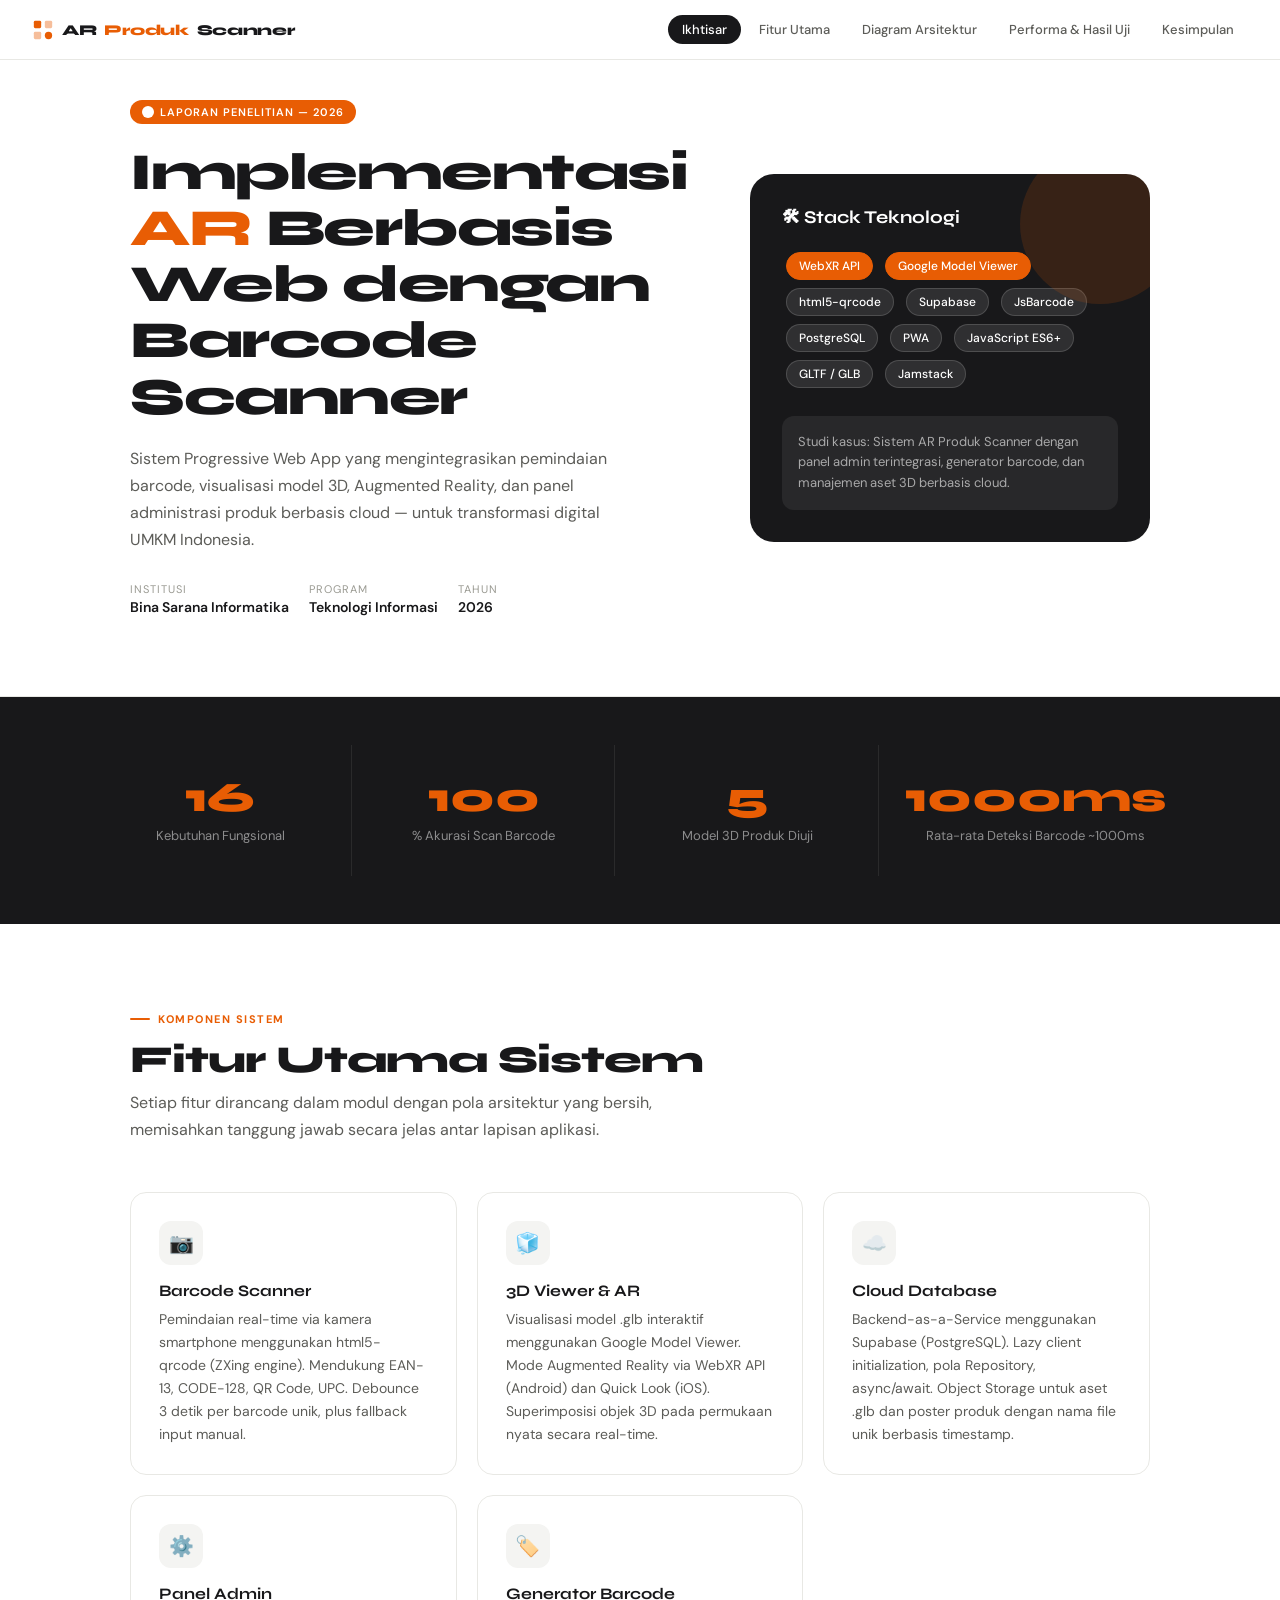
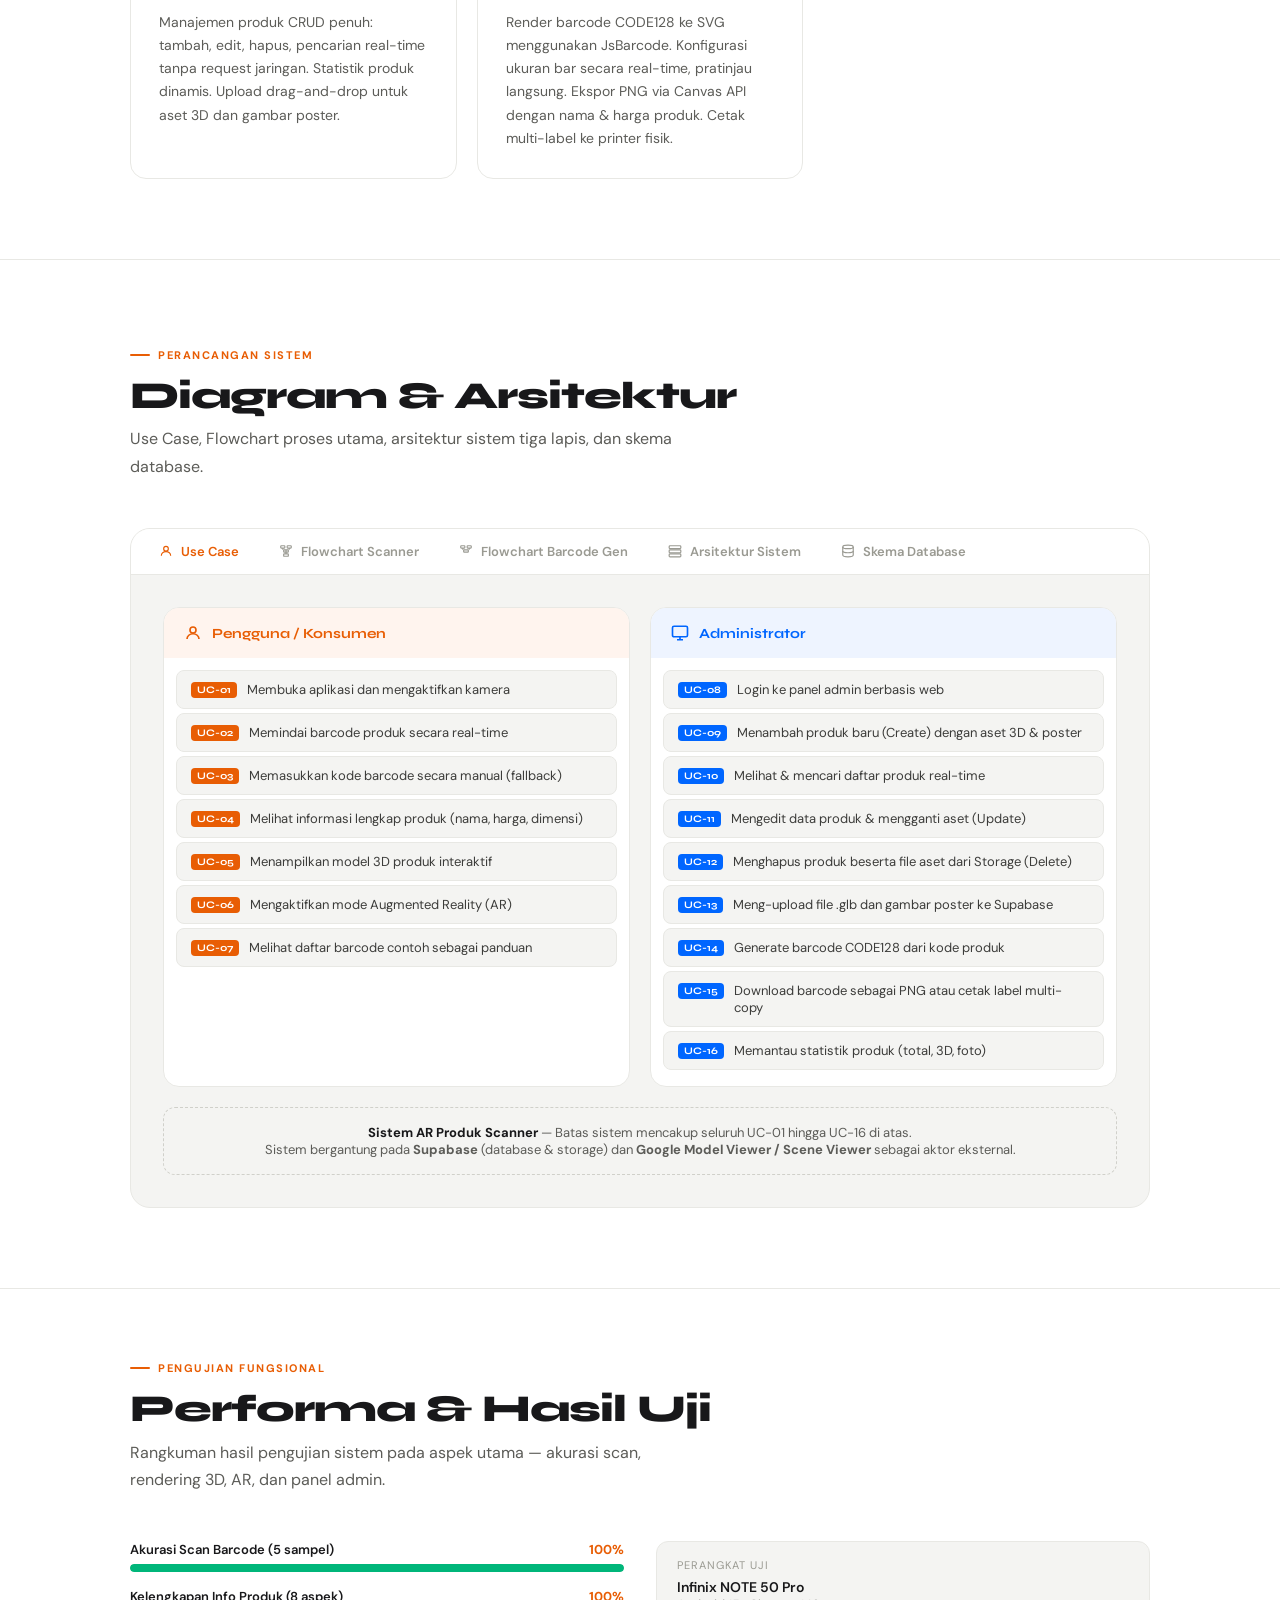
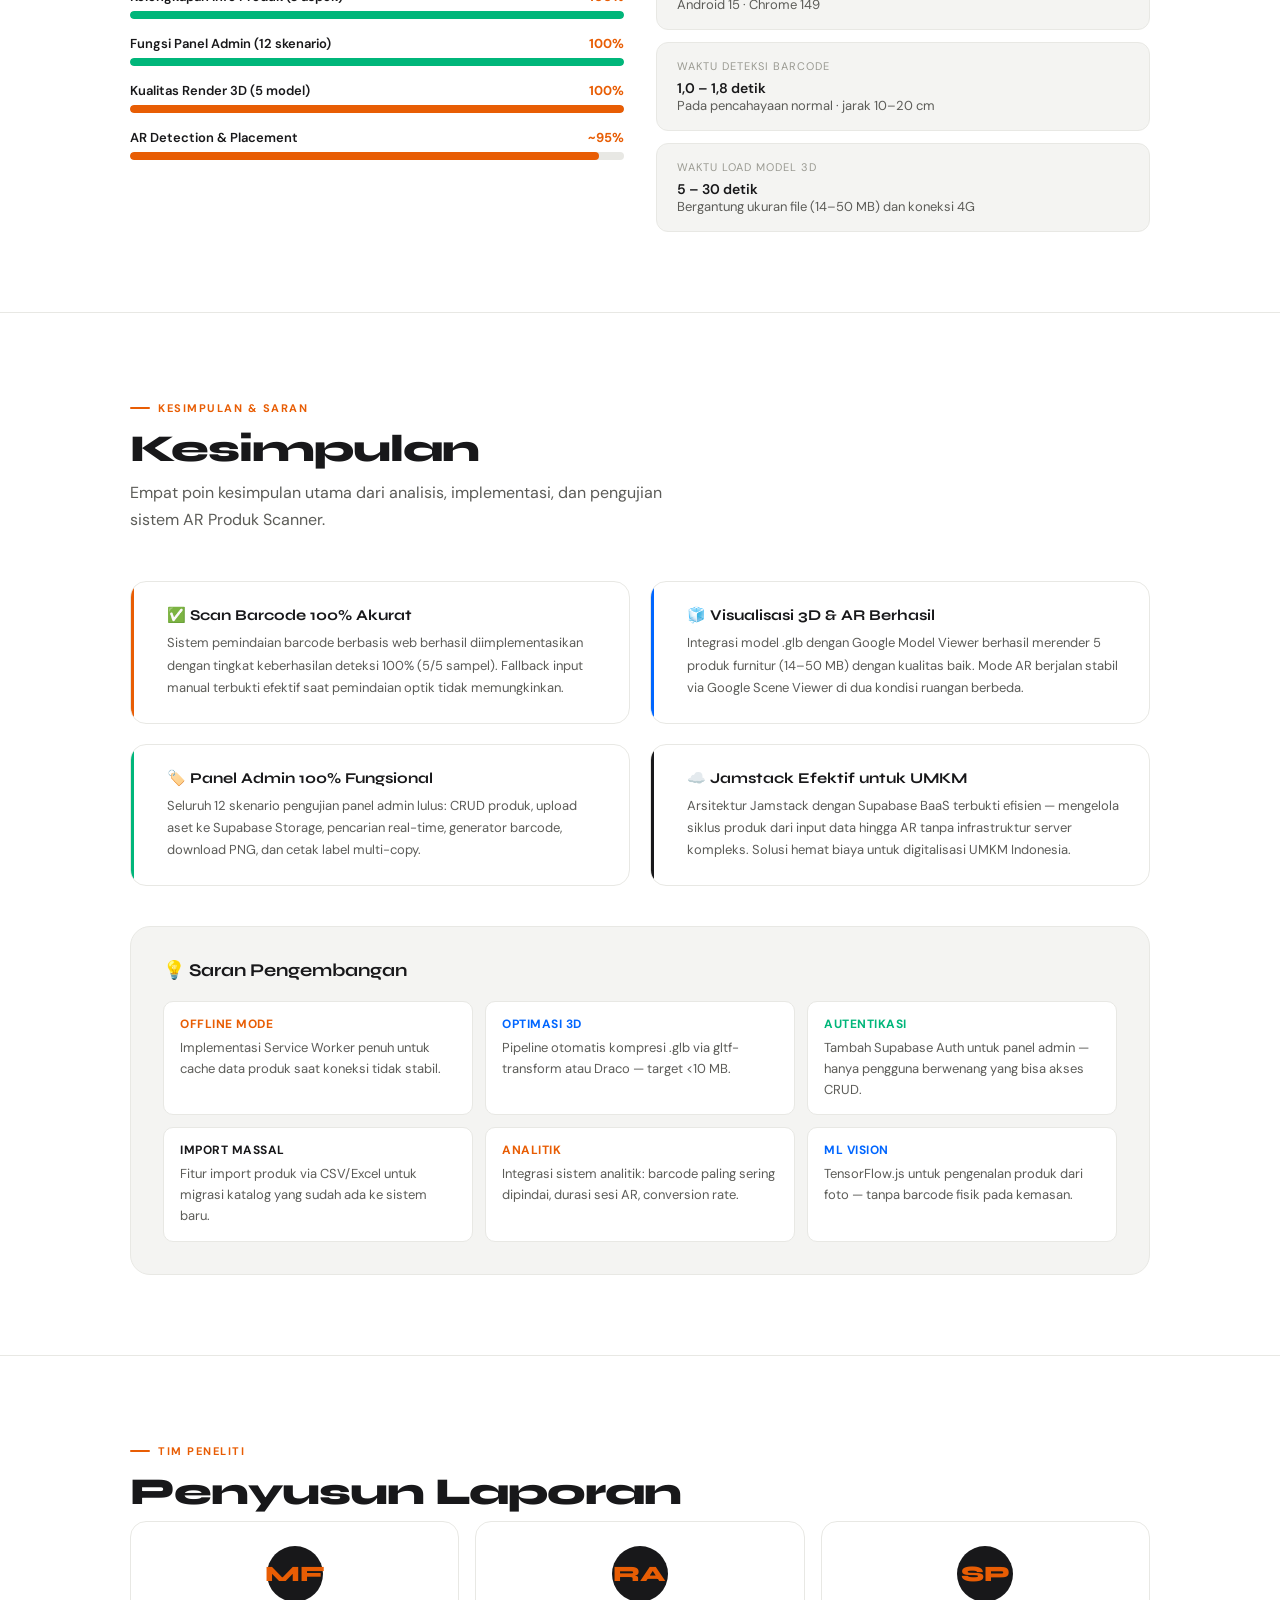
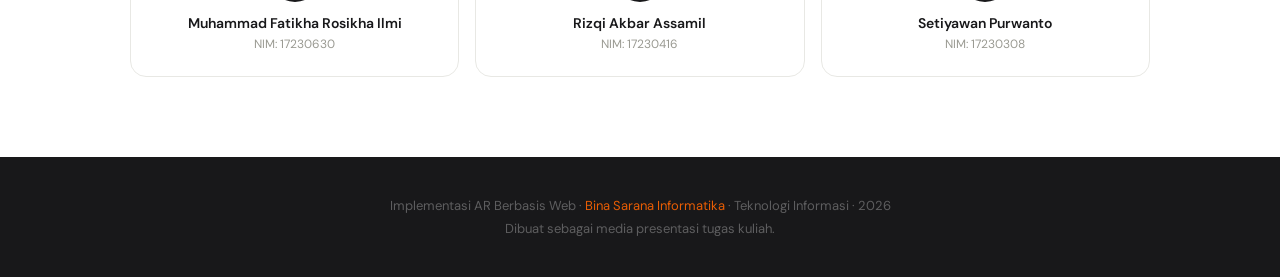
<file: ARLabel/ar-presentasi.html>
<!DOCTYPE html>
<html lang="id">
<head>
<meta charset="UTF-8">
<meta name="viewport" content="width=device-width, initial-scale=1.0">
<title>AR Produk Scanner — Presentasi</title>
<link href="https://fonts.googleapis.com/css2?family=Syne:wght@400;600;700;800&family=DM+Sans:ital,opsz,wght@0,9..40,300;0,9..40,400;0,9..40,500;1,9..40,300&display=swap" rel="stylesheet">
<style>
:root {
  --white: #ffffff;
  --off: #f7f7f5;
  --gray-50: #f4f4f2;
  --gray-100: #e8e8e4;
  --gray-200: #d0d0ca;
  --gray-400: #9a9a92;
  --gray-600: #5c5c58;
  --gray-900: #18181a;
  --accent: #e85d04;
  --accent-2: #0066ff;
  --accent-3: #00b67a;
  --accent-dark: #bf4a00;
  --shadow: 0 2px 16px rgba(0,0,0,0.07);
  --shadow-lg: 0 8px 40px rgba(0,0,0,0.10);
  --radius: 16px;
  --radius-sm: 8px;
}

*, *::before, *::after { box-sizing: border-box; margin: 0; padding: 0; }

html { scroll-behavior: smooth; }

body {
  font-family: 'DM Sans', sans-serif;
  background: var(--white);
  color: var(--gray-900);
  min-height: 100vh;
  overflow-x: hidden;
}

/* NAV */
nav {
  position: fixed; top: 0; left: 0; right: 0; z-index: 100;
  background: rgba(255,255,255,0.92);
  backdrop-filter: blur(12px);
  border-bottom: 1px solid var(--gray-100);
  padding: 0 32px;
  height: 60px;
  display: flex; align-items: center; justify-content: space-between;
}
.nav-brand {
  font-family: 'Syne', sans-serif;
  font-weight: 800;
  font-size: 15px;
  letter-spacing: -0.3px;
  color: var(--gray-900);
  display: flex; align-items: center; gap: 8px;
}
.nav-brand span { color: var(--accent); }
.nav-links { display: flex; gap: 4px; }
.nav-links a {
  padding: 6px 14px;
  border-radius: 999px;
  font-size: 13px;
  font-weight: 500;
  color: var(--gray-600);
  text-decoration: none;
  transition: all 0.2s;
}
.nav-links a:hover { background: var(--gray-50); color: var(--gray-900); }
.nav-links a.active { background: var(--gray-900); color: #fff; }

/* HERO */
.hero {
  padding: 100px 40px 80px;
  max-width: 1100px;
  margin: 0 auto;
  display: grid;
  grid-template-columns: 1fr 400px;
  gap: 60px;
  align-items: center;
}
.hero-badge {
  display: inline-flex; align-items: center; gap: 6px;
  background: var(--accent);
  color: #fff;
  font-size: 11px;
  font-weight: 600;
  letter-spacing: 1px;
  text-transform: uppercase;
  padding: 5px 12px;
  border-radius: 999px;
  margin-bottom: 20px;
}
.hero h1 {
  font-family: 'Syne', sans-serif;
  font-weight: 800;
  font-size: clamp(32px, 5vw, 52px);
  line-height: 1.08;
  letter-spacing: -1.5px;
  color: var(--gray-900);
  margin-bottom: 20px;
}
.hero h1 em { font-style: normal; color: var(--accent); }
.hero-sub {
  font-size: 16px;
  line-height: 1.7;
  color: var(--gray-600);
  margin-bottom: 28px;
  max-width: 480px;
}
.hero-meta {
  display: flex; gap: 20px; flex-wrap: wrap;
}
.hero-meta-item {
  display: flex; flex-direction: column;
}
.hero-meta-item .label { font-size: 11px; text-transform: uppercase; letter-spacing: 1px; color: var(--gray-400); }
.hero-meta-item .value { font-size: 14px; font-weight: 600; color: var(--gray-900); margin-top: 2px; }

.hero-card {
  background: var(--gray-900);
  border-radius: 24px;
  padding: 32px;
  color: #fff;
  position: relative;
  overflow: hidden;
}
.hero-card::before {
  content: '';
  position: absolute; top: -30px; right: -30px;
  width: 160px; height: 160px;
  background: var(--accent);
  border-radius: 50%;
  opacity: 0.15;
}
.hero-card h3 { font-family: 'Syne', sans-serif; font-size: 18px; font-weight: 700; margin-bottom: 20px; }
.tech-pill {
  display: inline-block;
  background: rgba(255,255,255,0.1);
  border: 1px solid rgba(255,255,255,0.15);
  color: #fff;
  padding: 5px 12px;
  border-radius: 999px;
  font-size: 12px;
  font-weight: 500;
  margin: 4px;
}
.tech-pill.highlight { background: var(--accent); border-color: var(--accent); }

/* SECTIONS */
.section {
  padding: 80px 40px;
  max-width: 1100px;
  margin: 0 auto;
}
.section-label {
  display: inline-flex; align-items: center; gap: 8px;
  font-size: 11px; font-weight: 700; letter-spacing: 1.5px;
  text-transform: uppercase; color: var(--accent);
  margin-bottom: 12px;
}
.section-label::before {
  content: '';
  display: block;
  width: 20px; height: 2px;
  background: var(--accent);
  border-radius: 2px;
}
.section h2 {
  font-family: 'Syne', sans-serif;
  font-size: clamp(24px, 3.5vw, 38px);
  font-weight: 800;
  letter-spacing: -1px;
  color: var(--gray-900);
  margin-bottom: 8px;
  line-height: 1.15;
}
.section-desc {
  font-size: 16px;
  color: var(--gray-600);
  line-height: 1.7;
  max-width: 560px;
  margin-bottom: 48px;
}
.divider {
  border: none;
  border-top: 1px solid var(--gray-100);
  margin: 0;
}

/* STATS STRIPE */
.stats-stripe {
  background: var(--gray-900);
  padding: 48px 40px;
}
.stats-inner {
  max-width: 1100px;
  margin: 0 auto;
  display: grid;
  grid-template-columns: repeat(4, 1fr);
  gap: 2px;
}
.stat-item {
  padding: 32px 24px;
  text-align: center;
  border-right: 1px solid rgba(255,255,255,0.08);
}
.stat-item:last-child { border-right: none; }
.stat-num {
  font-family: 'Syne', sans-serif;
  font-size: 42px;
  font-weight: 800;
  color: var(--accent);
  line-height: 1;
  margin-bottom: 8px;
}
.stat-label { font-size: 13px; color: rgba(255,255,255,0.5); }

/* FEATURE GRID */
.feature-grid {
  display: grid;
  grid-template-columns: repeat(3, 1fr);
  gap: 20px;
}
.feature-card {
  background: var(--white);
  border: 1.5px solid var(--gray-100);
  border-radius: var(--radius);
  padding: 28px;
  transition: all 0.25s;
  cursor: default;
  position: relative;
  overflow: hidden;
}
.feature-card:hover {
  border-color: var(--accent);
  box-shadow: var(--shadow-lg);
  transform: translateY(-3px);
}
.feature-card:hover .feature-icon { background: var(--accent); color: #fff; }
.feature-icon {
  width: 44px; height: 44px;
  border-radius: 12px;
  background: var(--gray-50);
  display: flex; align-items: center; justify-content: center;
  font-size: 20px;
  margin-bottom: 16px;
  transition: all 0.25s;
}
.feature-card h4 {
  font-family: 'Syne', sans-serif;
  font-size: 16px;
  font-weight: 700;
  color: var(--gray-900);
  margin-bottom: 8px;
}
.feature-card p {
  font-size: 14px;
  color: var(--gray-600);
  line-height: 1.65;
}

/* DIAGRAM AREA */
.diagram-area {
  background: var(--gray-50);
  border: 1.5px solid var(--gray-100);
  border-radius: 20px;
  overflow: hidden;
}
.diagram-tabs {
  display: flex;
  border-bottom: 1.5px solid var(--gray-100);
  background: var(--white);
  padding: 0 8px;
  overflow-x: auto;
}
.diagram-tab {
  padding: 14px 20px;
  font-size: 13px;
  font-weight: 600;
  color: var(--gray-400);
  cursor: pointer;
  border-bottom: 2.5px solid transparent;
  margin-bottom: -1.5px;
  white-space: nowrap;
  transition: all 0.2s;
  display: flex; align-items: center; gap: 8px;
}
.diagram-tab:hover { color: var(--gray-900); }
.diagram-tab.active { color: var(--accent); border-bottom-color: var(--accent); }
.diagram-content { padding: 32px; display: none; }
.diagram-content.active { display: block; }

/* FLOWCHART SVG */
.flow-wrap { display: flex; justify-content: center; overflow-x: auto; }
svg.diagram { max-width: 100%; }

/* USE CASE TABLE */
.usecase-grid {
  display: grid;
  grid-template-columns: 1fr 1fr;
  gap: 20px;
}
.actor-box {
  background: var(--white);
  border: 1.5px solid var(--gray-100);
  border-radius: var(--radius);
  overflow: hidden;
}
.actor-header {
  padding: 16px 20px;
  font-family: 'Syne', sans-serif;
  font-size: 14px;
  font-weight: 700;
  display: flex; align-items: center; gap: 10px;
}
.actor-header.user { background: #fff4ee; color: var(--accent); }
.actor-header.admin { background: #eef4ff; color: var(--accent-2); }
.actor-body { padding: 8px 12px 12px; }
.uc-item {
  padding: 10px 14px;
  margin: 4px 0;
  border-radius: 8px;
  font-size: 13px;
  color: var(--gray-700, #3c3c3a);
  display: flex; align-items: flex-start; gap: 10px;
  background: var(--gray-50);
  border: 1px solid var(--gray-100);
}
.uc-item .uc-num {
  font-family: 'Syne', sans-serif;
  font-size: 10px;
  font-weight: 700;
  color: var(--white);
  background: var(--accent);
  padding: 2px 6px;
  border-radius: 4px;
  white-space: nowrap;
  margin-top: 1px;
}
.uc-item.admin-uc .uc-num { background: var(--accent-2); }

/* ARCH LAYERS */
.arch-layers { display: flex; flex-direction: column; gap: 12px; }
.arch-layer {
  border-radius: 14px;
  padding: 20px 24px;
  display: flex;
  align-items: flex-start;
  gap: 16px;
  border: 1.5px solid;
  transition: all 0.25s;
}
.arch-layer:hover { transform: translateX(4px); }
.arch-layer.client { border-color: #ffd0b5; background: #fff8f4; }
.arch-layer.service { border-color: #c0d8ff; background: #f0f6ff; }
.arch-layer.data { border-color: #b8ebd5; background: #f0faf5; }
.arch-layer-icon {
  width: 44px; height: 44px;
  border-radius: 12px;
  display: flex; align-items: center; justify-content: center;
  font-size: 22px;
  flex-shrink: 0;
}
.arch-layer.client .arch-layer-icon { background: #ffe5d0; }
.arch-layer.service .arch-layer-icon { background: #d5e8ff; }
.arch-layer.data .arch-layer-icon { background: #d0f0e5; }
.arch-layer-body h4 { font-family: 'Syne', sans-serif; font-size: 15px; font-weight: 700; margin-bottom: 4px; }
.arch-layer-body p { font-size: 13px; color: var(--gray-600); line-height: 1.6; }
.arch-arrow {
  text-align: center;
  font-size: 12px;
  color: var(--gray-400);
  font-style: italic;
  padding: 0 16px;
  display: flex; align-items: center; justify-content: center; gap: 8px;
}
.arch-arrow::before, .arch-arrow::after {
  content: '';
  flex: 1; height: 1px;
  background: var(--gray-200);
}

/* DB SCHEMA */
.db-table {
  background: var(--white);
  border: 1.5px solid var(--gray-100);
  border-radius: var(--radius);
  overflow: hidden;
}
.db-table-header {
  background: var(--gray-900);
  padding: 14px 20px;
  font-family: 'Syne', sans-serif;
  font-size: 14px;
  font-weight: 700;
  color: #fff;
  display: flex; align-items: center; gap: 10px;
}
.db-table-header .db-icon { color: var(--accent); }
table.schema {
  width: 100%;
  border-collapse: collapse;
  font-size: 13px;
}
table.schema th {
  background: var(--gray-50);
  padding: 10px 16px;
  text-align: left;
  font-weight: 600;
  font-size: 11px;
  text-transform: uppercase;
  letter-spacing: 0.8px;
  color: var(--gray-600);
  border-bottom: 1.5px solid var(--gray-100);
}
table.schema td {
  padding: 11px 16px;
  border-bottom: 1px solid var(--gray-50);
  color: var(--gray-900);
  vertical-align: top;
}
table.schema tr:last-child td { border-bottom: none; }
table.schema tr:hover td { background: var(--gray-50); }
.badge {
  display: inline-block;
  padding: 2px 8px;
  border-radius: 4px;
  font-size: 11px;
  font-weight: 600;
  letter-spacing: 0.3px;
}
.badge-pk { background: #fff1e5; color: var(--accent); }
.badge-nn { background: #e5f0ff; color: var(--accent-2); }
.badge-uk { background: #fce8ff; color: #9b3dca; }
.badge-opt { background: var(--gray-50); color: var(--gray-600); }
.code-type { font-family: monospace; font-size: 12px; color: var(--accent-2); }

/* CONCLUSION */
.conclusion-grid {
  display: grid;
  grid-template-columns: repeat(2, 1fr);
  gap: 20px;
}
.conclusion-card {
  border-radius: var(--radius);
  padding: 24px;
  border: 1.5px solid var(--gray-100);
  background: var(--white);
  position: relative;
  overflow: hidden;
}
.conclusion-card::before {
  content: '';
  position: absolute;
  top: 0; left: 0;
  width: 3px;
  height: 100%;
}
.conclusion-card.orange::before { background: var(--accent); }
.conclusion-card.blue::before { background: var(--accent-2); }
.conclusion-card.green::before { background: var(--accent-3); }
.conclusion-card.dark::before { background: var(--gray-900); }
.conclusion-card h4 {
  font-family: 'Syne', sans-serif;
  font-size: 15px;
  font-weight: 700;
  color: var(--gray-900);
  margin-bottom: 8px;
  padding-left: 12px;
}
.conclusion-card p {
  font-size: 13px;
  line-height: 1.7;
  color: var(--gray-600);
  padding-left: 12px;
}

/* TEAM */
.team-row {
  display: flex;
  gap: 16px;
  flex-wrap: wrap;
}
.team-card {
  flex: 1; min-width: 180px;
  background: var(--white);
  border: 1.5px solid var(--gray-100);
  border-radius: var(--radius);
  padding: 24px;
  text-align: center;
  transition: all 0.2s;
}
.team-card:hover { border-color: var(--accent); box-shadow: var(--shadow); transform: translateY(-2px); }
.team-avatar {
  width: 56px; height: 56px;
  border-radius: 50%;
  background: var(--gray-900);
  margin: 0 auto 12px;
  display: flex; align-items: center; justify-content: center;
  font-family: 'Syne', sans-serif;
  font-weight: 800;
  font-size: 22px;
  color: var(--accent);
}
.team-card h4 { font-size: 14px; font-weight: 600; color: var(--gray-900); margin-bottom: 4px; }
.team-card p { font-size: 12px; color: var(--gray-400); }

/* PROGRESS BARS */
.progress-list { display: flex; flex-direction: column; gap: 16px; }
.progress-item {}
.progress-header { display: flex; justify-content: space-between; margin-bottom: 6px; }
.progress-label { font-size: 13px; font-weight: 600; color: var(--gray-900); }
.progress-val { font-size: 13px; font-weight: 700; color: var(--accent); }
.progress-bar {
  height: 8px;
  background: var(--gray-100);
  border-radius: 999px;
  overflow: hidden;
}
.progress-fill {
  height: 100%;
  border-radius: 999px;
  background: var(--accent);
  transition: width 1.5s cubic-bezier(.22,1,.36,1);
  width: 0;
}

/* FOOTER */
footer {
  background: var(--gray-900);
  padding: 40px;
  text-align: center;
}
footer p { font-size: 13px; color: rgba(255,255,255,0.3); }
footer span { color: var(--accent); }

/* ANIMATE ON SCROLL */
.anim-in { opacity: 0; transform: translateY(24px); transition: opacity 0.6s ease, transform 0.6s ease; }
.anim-in.visible { opacity: 1; transform: none; }

@media (max-width: 780px) {
  .hero { grid-template-columns: 1fr; }
  .hero-card { display: none; }
  .stats-inner { grid-template-columns: repeat(2,1fr); }
  .feature-grid { grid-template-columns: 1fr; }
  .usecase-grid { grid-template-columns: 1fr; }
  .conclusion-grid { grid-template-columns: 1fr; }
  nav { padding: 0 16px; }
  .nav-links { display: none; }
  .section { padding: 60px 20px; }
  .hero { padding: 80px 20px 60px; }
}
</style>
</head>
<body>

<!-- NAV -->
<nav>
  <div class="nav-brand">
    <svg width="22" height="22" viewBox="0 0 24 24" fill="none"><rect x="2" y="2" width="8" height="8" rx="1.5" fill="#e85d04"/><rect x="14" y="2" width="8" height="8" rx="1.5" fill="#e85d04" opacity=".4"/><rect x="2" y="14" width="8" height="8" rx="1.5" fill="#e85d04" opacity=".4"/><circle cx="18" cy="18" r="4" fill="#e85d04"/></svg>
    AR <span>Produk</span> Scanner
  </div>
  <div class="nav-links">
    <a href="#overview" class="active">Ikhtisar</a>
    <a href="#fiturutama">Fitur Utama</a>
    <a href="#diagram&arsitektur">Diagram Arsitektur</a>
    <a href="#performa">Performa & Hasil Uji</a>
    <a href="#kesimpulan">Kesimpulan</a>

  </div>
</nav>

<!-- HERO -->
<section class="hero" id="overview">
  <div>
    <div class="hero-badge">
      <svg width="12" height="12" viewBox="0 0 12 12" fill="currentColor"><circle cx="6" cy="6" r="6"/></svg>
      Laporan Penelitian — 2026
    </div>
    <h1>Implementasi <em>AR</em> Berbasis Web dengan Barcode Scanner</h1>
    <p class="hero-sub">Sistem Progressive Web App yang mengintegrasikan pemindaian barcode, visualisasi model 3D, Augmented Reality, dan panel administrasi produk berbasis cloud — untuk transformasi digital UMKM Indonesia.</p>
    <div class="hero-meta">
      <div class="hero-meta-item">
        <span class="label">Institusi</span>
        <span class="value">Bina Sarana Informatika</span>
      </div>
      <div class="hero-meta-item">
        <span class="label">Program</span>
        <span class="value">Teknologi Informasi</span>
      </div>
      <div class="hero-meta-item">
        <span class="label">Tahun</span>
        <span class="value">2026</span>
      </div>
    </div>
  </div>
  <div class="hero-card anim-in">
    <h3>🛠 Stack Teknologi</h3>
    <div style="margin-top: 8px;">
      <span class="tech-pill highlight">WebXR API</span>
      <span class="tech-pill highlight">Google Model Viewer</span>
      <span class="tech-pill">html5-qrcode</span>
      <span class="tech-pill">Supabase</span>
      <span class="tech-pill">JsBarcode</span>
      <span class="tech-pill">PostgreSQL</span>
      <span class="tech-pill">PWA</span>
      <span class="tech-pill">JavaScript ES6+</span>
      <span class="tech-pill">GLTF / GLB</span>
      <span class="tech-pill">Jamstack</span>
    </div>
    <div style="margin-top: 24px; padding: 16px; background: rgba(255,255,255,0.07); border-radius: 12px; font-size: 13px; color: rgba(255,255,255,0.6); line-height: 1.6;">
      Studi kasus: Sistem AR Produk Scanner dengan panel admin terintegrasi, generator barcode, dan manajemen aset 3D berbasis cloud.
    </div>
  </div>
</section>

<hr class="divider">

<!-- STATS -->
<div class="stats-stripe">
  <div class="stats-inner">
    <div class="stat-item">
      <div class="stat-num" data-count="16">0</div>
      <div class="stat-label">Kebutuhan Fungsional</div>
    </div>
    <div class="stat-item">
      <div class="stat-num" data-count="100">0</div>
      <div class="stat-label">% Akurasi Scan Barcode</div>
    </div>
    <div class="stat-item">
      <div class="stat-num" data-count="5">0</div>
      <div class="stat-label">Model 3D Produk Diuji</div>
    </div>
    <div class="stat-item">
      <div class="stat-num" data-count="1000" data-suffix="ms">0</div>
      <div class="stat-label">Rata-rata Deteksi Barcode ~1000ms</div>
    </div>
  </div>
</div>

<!-- FITUR UTAMA -->
<section class="section" id="fiturutama">
  <div class="anim-in">
    <p class="section-label">Komponen Sistem</p>
    <h2>Fitur Utama Sistem</h2>
    <p class="section-desc">Setiap fitur dirancang dalam modul dengan pola arsitektur yang bersih, memisahkan tanggung jawab secara jelas antar lapisan aplikasi.</p>
  </div>
  <div class="feature-grid anim-in">
    <div class="feature-card">
      <div class="feature-icon">📷</div>
      <h4>Barcode Scanner</h4>
      <p>Pemindaian real-time via kamera smartphone menggunakan html5-qrcode (ZXing engine). Mendukung EAN-13, CODE-128, QR Code, UPC. Debounce 3 detik per barcode unik, plus fallback input manual.</p>
    </div>
    <div class="feature-card">
      <div class="feature-icon">🧊</div>
      <h4>3D Viewer & AR</h4>
      <p>Visualisasi model .glb interaktif menggunakan Google Model Viewer. Mode Augmented Reality via WebXR API (Android) dan Quick Look (iOS). Superimposisi objek 3D pada permukaan nyata secara real-time.</p>
    </div>
    <div class="feature-card">
      <div class="feature-icon">☁️</div>
      <h4>Cloud Database</h4>
      <p>Backend-as-a-Service menggunakan Supabase (PostgreSQL). Lazy client initialization, pola Repository, async/await. Object Storage untuk aset .glb dan poster produk dengan nama file unik berbasis timestamp.</p>
    </div>
    <div class="feature-card">
      <div class="feature-icon">⚙️</div>
      <h4>Panel Admin</h4>
      <p>Manajemen produk CRUD penuh: tambah, edit, hapus, pencarian real-time tanpa request jaringan. Statistik produk dinamis. Upload drag-and-drop untuk aset 3D dan gambar poster.</p>
    </div>
    <div class="feature-card">
      <div class="feature-icon">🏷️</div>
      <h4>Generator Barcode</h4>
      <p>Render barcode CODE128 ke SVG menggunakan JsBarcode. Konfigurasi ukuran bar secara real-time, pratinjau langsung. Ekspor PNG via Canvas API dengan nama & harga produk. Cetak multi-label ke printer fisik.</p>
    </div>
  </div>
</section>

<hr class="divider">

<!-- DIAGRAM TABS -->
<section class="section" id="diagram&arsitektur">
  <div class="anim-in">
    <p class="section-label">Perancangan Sistem</p>
    <h2>Diagram & Arsitektur</h2>
    <p class="section-desc">Use Case, Flowchart proses utama, arsitektur sistem tiga lapis, dan skema database.</p>
  </div>

  <div class="diagram-area anim-in">
    <div class="diagram-tabs">
      <div class="diagram-tab active" onclick="switchTab(this,'tab-usecase')">
        <svg width="14" height="14" viewBox="0 0 24 24" fill="none" stroke="currentColor" stroke-width="2"><circle cx="12" cy="8" r="4"/><path d="M4 20c0-4 3.6-7 8-7s8 3 8 7"/></svg>
        Use Case
      </div>
      <div class="diagram-tab" onclick="switchTab(this,'tab-flow1')" id="flowchart">
        <svg width="14" height="14" viewBox="0 0 24 24" fill="none" stroke="currentColor" stroke-width="2"><rect x="3" y="3" width="7" height="4" rx="1"/><rect x="14" y="3" width="7" height="4" rx="1"/><rect x="8" y="10" width="8" height="4" rx="1"/><rect x="8" y="17" width="8" height="4" rx="1"/><path d="M6.5 7v3"/><path d="M17.5 7v3"/><path d="M12 10v7"/></svg>
        Flowchart Scanner
      </div>
      <div class="diagram-tab" onclick="switchTab(this,'tab-flow2')">
        <svg width="14" height="14" viewBox="0 0 24 24" fill="none" stroke="currentColor" stroke-width="2"><rect x="3" y="3" width="7" height="4" rx="1"/><rect x="14" y="3" width="7" height="4" rx="1"/><rect x="8" y="10" width="8" height="4" rx="1"/><path d="M6.5 7v3"/><path d="M17.5 7v3"/></svg>
        Flowchart Barcode Gen
      </div>
      <div class="diagram-tab" onclick="switchTab(this,'tab-arch')" id="arsitektur">
        <svg width="14" height="14" viewBox="0 0 24 24" fill="none" stroke="currentColor" stroke-width="2"><rect x="2" y="3" width="20" height="5" rx="1.5"/><rect x="2" y="10" width="20" height="5" rx="1.5"/><rect x="2" y="17" width="20" height="5" rx="1.5"/></svg>
        Arsitektur Sistem
      </div>
      <div class="diagram-tab" onclick="switchTab(this,'tab-db')" id="database">
        <svg width="14" height="14" viewBox="0 0 24 24" fill="none" stroke="currentColor" stroke-width="2"><ellipse cx="12" cy="5" rx="9" ry="3"/><path d="M3 5v14c0 1.66 4 3 9 3s9-1.34 9-3V5"/><path d="M3 12c0 1.66 4 3 9 3s9-1.34 9-3"/></svg>
        Skema Database
      </div>
    </div>

    <!-- USE CASE TAB -->
    <div class="diagram-content active" id="tab-usecase">
      <div class="usecase-grid">
        <div class="actor-box">
          <div class="actor-header user">
            <svg width="18" height="18" viewBox="0 0 24 24" fill="none" stroke="currentColor" stroke-width="2.2"><circle cx="12" cy="8" r="4"/><path d="M4 20c0-4 3.6-7 8-7s8 3 8 7"/></svg>
            Pengguna / Konsumen
          </div>
          <div class="actor-body">
            <div class="uc-item"><span class="uc-num">UC-01</span>Membuka aplikasi dan mengaktifkan kamera</div>
            <div class="uc-item"><span class="uc-num">UC-02</span>Memindai barcode produk secara real-time</div>
            <div class="uc-item"><span class="uc-num">UC-03</span>Memasukkan kode barcode secara manual (fallback)</div>
            <div class="uc-item"><span class="uc-num">UC-04</span>Melihat informasi lengkap produk (nama, harga, dimensi)</div>
            <div class="uc-item"><span class="uc-num">UC-05</span>Menampilkan model 3D produk interaktif</div>
            <div class="uc-item"><span class="uc-num">UC-06</span>Mengaktifkan mode Augmented Reality (AR)</div>
            <div class="uc-item"><span class="uc-num">UC-07</span>Melihat daftar barcode contoh sebagai panduan</div>
          </div>
        </div>
        <div class="actor-box">
          <div class="actor-header admin">
            <svg width="18" height="18" viewBox="0 0 24 24" fill="none" stroke="currentColor" stroke-width="2.2"><rect x="2" y="3" width="20" height="14" rx="2"/><path d="M8 21h8M12 17v4"/></svg>
            Administrator
          </div>
          <div class="actor-body">
            <div class="uc-item admin-uc"><span class="uc-num">UC-08</span>Login ke panel admin berbasis web</div>
            <div class="uc-item admin-uc"><span class="uc-num">UC-09</span>Menambah produk baru (Create) dengan aset 3D & poster</div>
            <div class="uc-item admin-uc"><span class="uc-num">UC-10</span>Melihat & mencari daftar produk real-time</div>
            <div class="uc-item admin-uc"><span class="uc-num">UC-11</span>Mengedit data produk & mengganti aset (Update)</div>
            <div class="uc-item admin-uc"><span class="uc-num">UC-12</span>Menghapus produk beserta file aset dari Storage (Delete)</div>
            <div class="uc-item admin-uc"><span class="uc-num">UC-13</span>Meng-upload file .glb dan gambar poster ke Supabase</div>
            <div class="uc-item admin-uc"><span class="uc-num">UC-14</span>Generate barcode CODE128 dari kode produk</div>
            <div class="uc-item admin-uc"><span class="uc-num">UC-15</span>Download barcode sebagai PNG atau cetak label multi-copy</div>
            <div class="uc-item admin-uc"><span class="uc-num">UC-16</span>Memantau statistik produk (total, 3D, foto)</div>
          </div>
        </div>
      </div>
      <!-- INCLUDE System boundary visual -->
      <div style="margin-top: 20px; padding: 16px 20px; background: var(--gray-50); border-radius: 12px; border: 1.5px dashed var(--gray-200); text-align: center; font-size: 13px; color: var(--gray-600);">
        <strong style="color:var(--gray-900);">Sistem AR Produk Scanner</strong> — Batas sistem mencakup seluruh UC-01 hingga UC-16 di atas.<br>
        Sistem bergantung pada <strong>Supabase</strong> (database & storage) dan <strong>Google Model Viewer / Scene Viewer</strong> sebagai aktor eksternal.
      </div>
    </div>

    <!-- FLOWCHART SCANNER -->
    <div class="diagram-content" id="tab-flow1" id="flowchart">
      <div class="flow-wrap">
        <svg class="diagram" viewBox="0 0 560 760" xmlns="http://www.w3.org/2000/svg" style="max-height:800px">
          <defs>
            <marker id="arr" markerWidth="8" markerHeight="8" refX="6" refY="3" orient="auto">
              <path d="M0,0 L0,6 L8,3 z" fill="#5c5c58"/>
            </marker>
            <filter id="card-shadow" x="-20%" y="-20%" width="140%" height="140%">
              <feDropShadow dx="0" dy="2" stdDeviation="4" flood-opacity="0.08"/>
            </filter>
          </defs>
          <style>
            .fc-start { fill: #18181a; }
            .fc-proc { fill: #ffffff; stroke: #d0d0ca; stroke-width: 1.5; }
            .fc-proc-hi { fill: #fff4ee; stroke: #e85d04; stroke-width: 1.5; }
            .fc-decision { fill: #eef4ff; stroke: #0066ff; stroke-width: 1.5; }
            .fc-end { fill: #18181a; }
            .fc-text { font-family: 'DM Sans', sans-serif; font-size: 13px; fill: #18181a; text-anchor: middle; }
            .fc-text-sm { font-family: 'DM Sans', sans-serif; font-size: 11px; fill: #5c5c58; text-anchor: middle; }
            .fc-text-white { font-family: 'DM Sans', sans-serif; font-size: 13px; fill: #fff; text-anchor: middle; font-weight: 600; }
            .fc-line { stroke: #9a9a92; stroke-width: 1.5; marker-end: url(#arr); fill: none; }
            .fc-label { font-family: 'DM Sans', sans-serif; font-size: 11px; fill: #0066ff; font-weight: 600; }
          </style>

          <!-- START -->
          <ellipse cx="280" cy="36" rx="64" ry="22" class="fc-start" filter="url(#card-shadow)"/>
          <text x="280" y="41" class="fc-text-white">MULAI</text>
          <line x1="280" y1="58" x2="280" y2="82" class="fc-line"/>

          <!-- 1: Buka Aplikasi -->
          <rect x="170" y="82" width="220" height="44" rx="10" class="fc-proc" filter="url(#card-shadow)"/>
          <text x="280" y="104" class="fc-text">Buka Aplikasi Web</text>
          <text x="280" y="118" class="fc-text-sm">(PWA / Browser)</text>
          <line x1="280" y1="126" x2="280" y2="150" class="fc-line"/>

          <!-- 2: Klik Scan -->
          <rect x="170" y="150" width="220" height="44" rx="10" class="fc-proc" filter="url(#card-shadow)"/>
          <text x="280" y="172" class="fc-text">Klik "Mulai Scan"</text>
          <text x="280" y="186" class="fc-text-sm">Kamera diaktifkan</text>
          <line x1="280" y1="194" x2="280" y2="218" class="fc-line"/>

          <!-- 3: Arahkan Kamera -->
          <rect x="170" y="218" width="220" height="44" rx="10" class="fc-proc-hi" filter="url(#card-shadow)"/>
          <text x="280" y="240" class="fc-text">Arahkan Kamera</text>
          <text x="280" y="254" class="fc-text-sm">ke Barcode Produk</text>
          <line x1="280" y1="262" x2="280" y2="290" class="fc-line"/>

          <!-- Decision: Terdeteksi? -->
          <polygon points="280,290 390,328 280,366 170,328" class="fc-decision" filter="url(#card-shadow)"/>
          <text x="280" y="322" class="fc-text">Barcode</text>
          <text x="280" y="338" class="fc-text">Terdeteksi?</text>

          <!-- YES arrow -->
          <line x1="280" y1="366" x2="280" y2="394" class="fc-line"/>
          <text x="292" y="382" class="fc-label">Ya</text>

          <!-- NO → manual -->
          <path d="M390,328 L460,328 L460,430 L390,430" stroke="#9a9a92" stroke-width="1.5" fill="none" marker-end="url(#arr)"/>
          <text x="460" y="315" class="fc-label" text-anchor="middle">Tidak</text>
          <rect x="390" y="398" width="130" height="36" rx="8" fill="#fff8f4" stroke="#e85d04" stroke-width="1.2"/>
          <text x="455" y="414" class="fc-text-sm" text-anchor="middle" font-size="11">Input Manual</text>
          <text x="455" y="428" class="fc-text-sm" text-anchor="middle" font-size="10">(Keyboard fallback)</text>
          <line x1="390" y1="416" x2="340" y2="416" stroke="#9a9a92" stroke-width="1.5" fill="none" marker-end="url(#arr)"/>

          <!-- 4: Kirim ke DB -->
          <rect x="170" y="394" width="220" height="44" rx="10" class="fc-proc" filter="url(#card-shadow)"/>
          <text x="280" y="416" class="fc-text">Query ke Supabase</text>
          <text x="280" y="430" class="fc-text-sm">findByBarcode(kode)</text>
          <line x1="280" y1="438" x2="280" y2="462" class="fc-line"/>

          <!-- Decision: Ada? -->
          <polygon points="280,462 390,500 280,538 170,500" class="fc-decision" filter="url(#card-shadow)"/>
          <text x="280" y="494" class="fc-text">Produk</text>
          <text x="280" y="510" class="fc-text">Ditemukan?</text>

          <!-- YES path -->
          <line x1="280" y1="538" x2="280" y2="566" class="fc-line"/>
          <text x="292" y="554" class="fc-label">Ya</text>

          <!-- NO → Error -->
          <path d="M170,500 L100,500 L100,590 L170,590" stroke="#c13030" stroke-width="1.5" fill="none" stroke-dasharray="5 3" marker-end="url(#arr)"/>
          <text x="65" y="487" class="fc-label" fill="#c13030" text-anchor="middle">Tidak</text>
          <rect x="100" y="574" width="70" height="32" rx="6" fill="#fdeaea" stroke="#c13030" stroke-width="1.2"/>
          <text x="135" y="593" class="fc-text-sm" fill="#c13030" text-anchor="middle">Tampil Error</text>

          <!-- 5: Tampil Info -->
          <rect x="170" y="566" width="220" height="44" rx="10" class="fc-proc-hi" filter="url(#card-shadow)"/>
          <text x="280" y="588" class="fc-text">Tampilkan Informasi</text>
          <text x="280" y="602" class="fc-text-sm">Nama • Harga • Dimensi • Poster</text>
          <line x1="280" y1="610" x2="280" y2="634" class="fc-line"/>

          <!-- 6: 3D + AR -->
          <rect x="170" y="634" width="220" height="44" rx="10" class="fc-proc" filter="url(#card-shadow)"/>
          <text x="280" y="655" class="fc-text">Tampilkan 3D Model</text>
          <text x="280" y="669" class="fc-text-sm">+ Aktifkan Tombol AR</text>
          <line x1="280" y1="678" x2="280" y2="702" class="fc-line"/>

          <!-- END -->
          <ellipse cx="280" cy="724" rx="64" ry="22" class="fc-end" filter="url(#card-shadow)"/>
          <text x="280" y="729" class="fc-text-white">SELESAI</text>
        </svg>
      </div>
    </div>

    <!-- FLOWCHART BARCODE GEN -->
    <div class="diagram-content" id="tab-flow2">
      <div class="flow-wrap">
        <svg class="diagram" viewBox="0 0 560 700" xmlns="http://www.w3.org/2000/svg" style="max-height:740px">
          <defs>
            <marker id="arr2" markerWidth="8" markerHeight="8" refX="6" refY="3" orient="auto">
              <path d="M0,0 L0,6 L8,3 z" fill="#5c5c58"/>
            </marker>
            <filter id="sh2" x="-20%" y="-20%" width="140%" height="140%">
              <feDropShadow dx="0" dy="2" stdDeviation="4" flood-opacity="0.08"/>
            </filter>
          </defs>
          <style>
            .g2-start { fill: #18181a; }
            .g2-proc { fill: #fff; stroke: #d0d0ca; stroke-width: 1.5; }
            .g2-hi { fill: #fff4ee; stroke: #e85d04; stroke-width: 1.5; }
            .g2-hi2 { fill: #eef4ff; stroke: #0066ff; stroke-width: 1.5; }
            .g2-green { fill: #f0faf5; stroke: #00b67a; stroke-width: 1.5; }
            .g2-t { font-family: 'DM Sans', sans-serif; font-size: 13px; fill: #18181a; text-anchor: middle; }
            .g2-ts { font-family: 'DM Sans', sans-serif; font-size: 11px; fill: #5c5c58; text-anchor: middle; }
            .g2-tw { font-family: 'DM Sans', sans-serif; font-size: 13px; fill: #fff; text-anchor: middle; font-weight: 600; }
            .g2-l { stroke: #9a9a92; stroke-width: 1.5; fill: none; marker-end: url(#arr2); }
            .g2-lbl { font-family: 'DM Sans', sans-serif; font-size: 11px; fill: #0066ff; font-weight: 600; }
          </style>

          <!-- START -->
          <ellipse cx="280" cy="36" rx="64" ry="22" class="g2-start" filter="url(#sh2)"/>
          <text x="280" y="41" class="g2-tw">MULAI</text>
          <line x1="280" y1="58" x2="280" y2="82" class="g2-l"/>

          <!-- 1 -->
          <rect x="160" y="82" width="240" height="44" rx="10" class="g2-proc" filter="url(#sh2)"/>
          <text x="280" y="104" class="g2-t">Admin Klik Ikon Barcode</text>
          <text x="280" y="118" class="g2-ts">pada baris produk di tabel</text>
          <line x1="280" y1="126" x2="280" y2="150" class="g2-l"/>

          <!-- 2: Modal terbuka -->
          <rect x="160" y="150" width="240" height="44" rx="10" class="g2-hi" filter="url(#sh2)"/>
          <text x="280" y="172" class="g2-t">Modal Generator Terbuka</text>
          <text x="280" y="186" class="g2-ts">Isi kode, nama, harga produk</text>
          <line x1="280" y1="194" x2="280" y2="218" class="g2-l"/>

          <!-- 3: Render awal -->
          <rect x="160" y="218" width="240" height="44" rx="10" class="g2-hi2" filter="url(#sh2)"/>
          <text x="280" y="240" class="g2-t">JsBarcode Render SVG</text>
          <text x="280" y="254" class="g2-ts">Format CODE128 otomatis</text>
          <line x1="280" y1="262" x2="280" y2="286" class="g2-l"/>

          <!-- 4: Config -->
          <rect x="160" y="286" width="240" height="44" rx="10" class="g2-proc" filter="url(#sh2)"/>
          <text x="280" y="307" class="g2-t">Admin Atur Ukuran</text>
          <text x="280" y="321" class="g2-ts">Lebar bar (1/2/3 px) · Tinggi (60/100/150 px)</text>
          <line x1="280" y1="330" x2="280" y2="354" class="g2-l"/>

          <!-- 5: Re-render -->
          <rect x="160" y="354" width="240" height="44" rx="10" class="g2-hi2" filter="url(#sh2)"/>
          <text x="280" y="375" class="g2-t">Barcode Update Otomatis</text>
          <text x="280" y="389" class="g2-ts">Pratinjau langsung (live preview)</text>
          <line x1="280" y1="398" x2="280" y2="422" class="g2-l"/>

          <!-- FORK: 3 pilihan -->
          <rect x="160" y="422" width="240" height="44" rx="10" class="g2-proc" filter="url(#sh2)"/>
          <text x="280" y="443" class="g2-t">Admin Pilih Aksi</text>
          <text x="280" y="457" class="g2-ts">Download PNG · Print · Tutup</text>

          <!-- Branches -->
          <!-- Download -->
          <path d="M220,466 L130,466 L130,540" stroke="#9a9a92" stroke-width="1.5" fill="none" marker-end="url(#arr2)"/>
          <text x="140" y="500" class="g2-lbl" text-anchor="middle" font-size="10">Download</text>
          <rect x="30" y="540" width="140" height="52" rx="8" class="g2-green" filter="url(#sh2)"/>
          <text x="100" y="560" class="g2-ts" text-anchor="middle">SVG → Canvas → PNG</text>
          <text x="100" y="575" class="g2-ts" text-anchor="middle">Simpan ke perangkat</text>

          <!-- Print -->
          <line x1="280" y1="466" x2="280" y2="540" class="g2-l"/>
          <text x="292" y="505" class="g2-lbl">Print</text>
          <rect x="160" y="540" width="240" height="52" rx="8" class="g2-green" filter="url(#sh2)"/>
          <text x="280" y="560" class="g2-ts">Buka Print Window</text>
          <text x="280" y="575" class="g2-ts">Render N label · window.print()</text>

          <!-- Tutup -->
          <path d="M340,466 L430,466 L430,540" stroke="#9a9a92" stroke-width="1.5" fill="none" marker-end="url(#arr2)"/>
          <text x="420" y="500" class="g2-lbl" text-anchor="middle" font-size="10">Tutup</text>
          <rect x="360" y="540" width="140" height="52" rx="8" class="g2-proc" filter="url(#sh2)"/>
          <text x="430" y="566" class="g2-ts" text-anchor="middle">Modal ditutup</text>

          <!-- Merge to END -->
          <path d="M130,592 L130,650 L280,650" stroke="#9a9a92" stroke-width="1.5" fill="none"/>
          <path d="M280,592 L280,650" stroke="#9a9a92" stroke-width="1.5" fill="none"/>
          <path d="M430,592 L430,650 L280,650" stroke="#9a9a92" stroke-width="1.5" fill="none"/>
          <line x1="280" y1="650" x2="280" y2="668" class="g2-l"/>

          <!-- END -->
          <ellipse cx="280" cy="690" rx="64" ry="22" class="g2-start" filter="url(#sh2)"/>
          <text x="280" y="695" class="g2-tw">SELESAI</text>
        </svg>
      </div>
    </div>

    <!-- ARSITEKTUR -->
    <div class="diagram-content" id="tab-arch">
      <div class="arch-layers">
        <div class="arch-layer client">
          <div class="arch-layer-icon">🖥️</div>
          <div class="arch-layer-body">
            <h4>Lapisan Klien (Browser)</h4>
            <p>
              <strong>Halaman Pengguna:</strong> index.html · style.css · app.js (orchestrator) · scanner.js (html5-qrcode wrapper) · database.js (Supabase repo) · ui.js (DOM renderer)<br><br>
              <strong>Panel Admin:</strong> admin/index.html · admin.css · admin.js (CRUD + JsBarcode generator)<br><br>
              Diakses melalui Chrome / Safari. PWA dapat diinstal ke homescreen. Mandatory HTTPS untuk akses kamera & WebXR API.
            </p>
          </div>
        </div>
        <div class="arch-arrow">HTTPS / CDN Distribusi File Statis</div>
        <div class="arch-layer service">
          <div class="arch-layer-icon">🌐</div>
          <div class="arch-layer-body">
            <h4>Lapisan Layanan (CDN)</h4>
            <p>
              <strong>GitHub Pages / Netlify</strong> mendistribusikan file statis HTML, CSS, JS ke edge server secara global. Tidak ada server-side rendering — arsitektur Jamstack murni.<br><br>
              <strong>Library CDN eksternal:</strong> html5-qrcode · Google Model Viewer · JsBarcode · @supabase/supabase-js
            </p>
          </div>
        </div>
        <div class="arch-arrow">Supabase JS SDK v2 — REST / Realtime API</div>
        <div class="arch-layer data">
          <div class="arch-layer-icon">🗄️</div>
          <div class="arch-layer-body">
            <h4>Lapisan Data (Supabase BaaS)</h4>
            <p>
              <strong>PostgreSQL Database:</strong> Tabel <code style="background:#d0f0e5;padding:2px 5px;border-radius:4px;font-size:12px">produk</code> — barcode (PK), nama, deskripsi, dimensi, berat, harga, model_url, poster_url, created_at. Row Level Security (RLS) aktif.<br><br>
              <strong>Object Storage:</strong> Bucket <code style="background:#d0f0e5;padding:2px 5px;border-radius:4px;font-size:12px">produk-assets</code> — /models/*.glb · /posters/*.jpg — URL publik untuk akses langsung di client.
            </p>
          </div>
        </div>
      </div>
    </div>

    <!-- DATABASE SCHEMA -->
    <div class="diagram-content" id="tab-db">
      <div class="db-table">
        <div class="db-table-header">
          <span class="db-icon">◈</span> Tabel: <code>produk</code> &nbsp;·&nbsp; PostgreSQL (Supabase)
        </div>
        <table class="schema">
          <thead>
            <tr>
              <th>Kolom</th>
              <th>Tipe Data</th>
              <th>Constraint</th>
              <th>Keterangan</th>
            </tr>
          </thead>
          <tbody>
            <tr>
              <td><strong>id</strong></td>
              <td><span class="code-type">uuid</span></td>
              <td><span class="badge badge-pk">PRIMARY KEY</span></td>
              <td>Identifikasi unik internal — <em>gen_random_uuid()</em></td>
            </tr>
            <tr>
              <td><strong>barcode</strong></td>
              <td><span class="code-type">text</span></td>
              <td><span class="badge badge-nn">NOT NULL</span> <span class="badge badge-uk">UNIQUE</span></td>
              <td>Kode barcode produk fisik — primary lookup key</td>
            </tr>
            <tr>
              <td><strong>nama</strong></td>
              <td><span class="code-type">text</span></td>
              <td><span class="badge badge-nn">NOT NULL</span></td>
              <td>Nama produk yang ditampilkan di UI</td>
            </tr>
            <tr>
              <td><strong>deskripsi</strong></td>
              <td><span class="code-type">text</span></td>
              <td><span class="badge badge-opt">NULLABLE</span></td>
              <td>Deskripsi panjang produk</td>
            </tr>
            <tr>
              <td><strong>dimensi</strong></td>
              <td><span class="code-type">text</span></td>
              <td><span class="badge badge-opt">NULLABLE</span></td>
              <td>Dimensi fisik — contoh: <em>60×60×85 cm</em></td>
            </tr>
            <tr>
              <td><strong>berat</strong></td>
              <td><span class="code-type">text</span></td>
              <td><span class="badge badge-opt">NULLABLE</span></td>
              <td>Berat produk — contoh: <em>8 kg</em></td>
            </tr>
            <tr>
              <td><strong>harga</strong></td>
              <td><span class="code-type">text</span></td>
              <td><span class="badge badge-opt">NULLABLE</span></td>
              <td>Harga dalam format teks — contoh: <em>Rp 1.250.000</em></td>
            </tr>
            <tr>
              <td><strong>model_url</strong></td>
              <td><span class="code-type">text</span></td>
              <td><span class="badge badge-opt">NULLABLE</span></td>
              <td>URL publik file .glb di Supabase Storage</td>
            </tr>
            <tr>
              <td><strong>poster_url</strong></td>
              <td><span class="code-type">text</span></td>
              <td><span class="badge badge-opt">NULLABLE</span></td>
              <td>URL publik gambar poster produk di Supabase Storage</td>
            </tr>
            <tr>
              <td><strong>created_at</strong></td>
              <td><span class="code-type">timestamptz</span></td>
              <td><span class="badge badge-opt">DEFAULT now()</span></td>
              <td>Waktu produk ditambahkan ke database</td>
            </tr>
          </tbody>
        </table>
      </div>
      <div style="margin-top: 16px; padding: 14px 16px; background: var(--gray-50); border-radius: 10px; font-size: 13px; color: var(--gray-600); line-height: 1.7;">
        <strong style="color:var(--gray-900);">Catatan keamanan:</strong> Row Level Security (RLS) diaktifkan pada seluruh tabel. Operasi write dibatasi untuk akun administrator terotentikasi. Model Repository pada <code>database.js</code> menggunakan Lazy Client Initialization — Supabase client hanya dibuat saat pertama kali dibutuhkan.
      </div>
    </div>
  </div>
</section>

<hr class="divider">

<!-- TESTING SUMMARY (singkat) -->
<section class="section" style="padding-top: 64px;" id="performa">
  <div class="anim-in">
    <p class="section-label">Pengujian Fungsional</p>
    <h2>Performa & Hasil Uji</h2>
    <p class="section-desc">Rangkuman hasil pengujian sistem pada aspek utama — akurasi scan, rendering 3D, AR, dan panel admin.</p>
  </div>
  <div style="display: grid; grid-template-columns: 1fr 1fr; gap: 32px;" class="anim-in">
    <div>
      <div class="progress-list">
        <div class="progress-item">
          <div class="progress-header"><span class="progress-label">Akurasi Scan Barcode (5 sampel)</span><span class="progress-val">100%</span></div>
          <div class="progress-bar"><div class="progress-fill" data-width="100" style="background: var(--accent-3)"></div></div>
        </div>
        <div class="progress-item">
          <div class="progress-header"><span class="progress-label">Kelengkapan Info Produk (8 aspek)</span><span class="progress-val">100%</span></div>
          <div class="progress-bar"><div class="progress-fill" data-width="100" style="background: var(--accent-3)"></div></div>
        </div>
        <div class="progress-item">
          <div class="progress-header"><span class="progress-label">Fungsi Panel Admin (12 skenario)</span><span class="progress-val">100%</span></div>
          <div class="progress-bar"><div class="progress-fill" data-width="100" style="background: var(--accent-3)"></div></div>
        </div>
        <div class="progress-item">
          <div class="progress-header"><span class="progress-label">Kualitas Render 3D (5 model)</span><span class="progress-val">100%</span></div>
          <div class="progress-bar"><div class="progress-fill" data-width="100"></div></div>
        </div>
        <div class="progress-item">
          <div class="progress-header"><span class="progress-label">AR Detection & Placement</span><span class="progress-val">~95%</span></div>
          <div class="progress-bar"><div class="progress-fill" data-width="95"></div></div>
        </div>
      </div>
    </div>
    <div style="display: flex; flex-direction: column; gap: 12px;">
      <div style="padding: 16px 20px; border-radius: 12px; background: var(--gray-50); border: 1.5px solid var(--gray-100);">
        <div style="font-size: 11px; text-transform: uppercase; letter-spacing: 1px; color: var(--gray-400); margin-bottom: 6px;">Perangkat Uji</div>
        <div style="font-size: 14px; font-weight: 600; color: var(--gray-900);">Infinix NOTE 50 Pro</div>
        <div style="font-size: 13px; color: var(--gray-600);">Android 15 · Chrome 149</div>
      </div>
      <div style="padding: 16px 20px; border-radius: 12px; background: var(--gray-50); border: 1.5px solid var(--gray-100);">
        <div style="font-size: 11px; text-transform: uppercase; letter-spacing: 1px; color: var(--gray-400); margin-bottom: 6px;">Waktu Deteksi Barcode</div>
        <div style="font-size: 14px; font-weight: 600; color: var(--gray-900);">1,0 – 1,8 detik</div>
        <div style="font-size: 13px; color: var(--gray-600);">Pada pencahayaan normal · jarak 10–20 cm</div>
      </div>
      <div style="padding: 16px 20px; border-radius: 12px; background: var(--gray-50); border: 1.5px solid var(--gray-100);">
        <div style="font-size: 11px; text-transform: uppercase; letter-spacing: 1px; color: var(--gray-400); margin-bottom: 6px;">Waktu Load Model 3D</div>
        <div style="font-size: 14px; font-weight: 600; color: var(--gray-900);">5 – 30 detik</div>
        <div style="font-size: 13px; color: var(--gray-600);">Bergantung ukuran file (14–50 MB) dan koneksi 4G</div>
      </div>
    </div>
  </div>
</section>

<hr class="divider">

<!-- KESIMPULAN -->
<section class="section" id="kesimpulan">
  <div class="anim-in">
    <p class="section-label">Kesimpulan & Saran</p>
    <h2>Kesimpulan</h2>
    <p class="section-desc">Empat poin kesimpulan utama dari analisis, implementasi, dan pengujian sistem AR Produk Scanner.</p>
  </div>
  <div class="conclusion-grid anim-in">
    <div class="conclusion-card orange">
      <h4>✅ Scan Barcode 100% Akurat</h4>
      <p>Sistem pemindaian barcode berbasis web berhasil diimplementasikan dengan tingkat keberhasilan deteksi 100% (5/5 sampel). Fallback input manual terbukti efektif saat pemindaian optik tidak memungkinkan.</p>
    </div>
    <div class="conclusion-card blue">
      <h4>🧊 Visualisasi 3D & AR Berhasil</h4>
      <p>Integrasi model .glb dengan Google Model Viewer berhasil merender 5 produk furnitur (14–50 MB) dengan kualitas baik. Mode AR berjalan stabil via Google Scene Viewer di dua kondisi ruangan berbeda.</p>
    </div>
    <div class="conclusion-card green">
      <h4>🏷️ Panel Admin 100% Fungsional</h4>
      <p>Seluruh 12 skenario pengujian panel admin lulus: CRUD produk, upload aset ke Supabase Storage, pencarian real-time, generator barcode, download PNG, dan cetak label multi-copy.</p>
    </div>
    <div class="conclusion-card dark">
      <h4>☁️ Jamstack Efektif untuk UMKM</h4>
      <p>Arsitektur Jamstack dengan Supabase BaaS terbukti efisien — mengelola siklus produk dari input data hingga AR tanpa infrastruktur server kompleks. Solusi hemat biaya untuk digitalisasi UMKM Indonesia.</p>
    </div>
  </div>

  <!-- SARAN -->
  <div style="margin-top: 40px; background: var(--gray-50); border-radius: 20px; padding: 32px; border: 1.5px solid var(--gray-100);" class="anim-in">
    <div style="font-family: 'Syne', sans-serif; font-size: 18px; font-weight: 700; color: var(--gray-900); margin-bottom: 20px;">💡 Saran Pengembangan</div>
    <div style="display: grid; grid-template-columns: repeat(3,1fr); gap: 12px;">
      <div style="padding: 14px 16px; background: var(--white); border-radius: 10px; border: 1.5px solid var(--gray-100);">
        <div style="font-size: 12px; font-weight: 700; color: var(--accent); margin-bottom: 6px; text-transform: uppercase; letter-spacing: 0.5px;">Offline Mode</div>
        <div style="font-size: 13px; color: var(--gray-600); line-height: 1.6;">Implementasi Service Worker penuh untuk cache data produk saat koneksi tidak stabil.</div>
      </div>
      <div style="padding: 14px 16px; background: var(--white); border-radius: 10px; border: 1.5px solid var(--gray-100);">
        <div style="font-size: 12px; font-weight: 700; color: var(--accent-2); margin-bottom: 6px; text-transform: uppercase; letter-spacing: 0.5px;">Optimasi 3D</div>
        <div style="font-size: 13px; color: var(--gray-600); line-height: 1.6;">Pipeline otomatis kompresi .glb via gltf-transform atau Draco — target &lt;10 MB.</div>
      </div>
      <div style="padding: 14px 16px; background: var(--white); border-radius: 10px; border: 1.5px solid var(--gray-100);">
        <div style="font-size: 12px; font-weight: 700; color: var(--accent-3); margin-bottom: 6px; text-transform: uppercase; letter-spacing: 0.5px;">Autentikasi</div>
        <div style="font-size: 13px; color: var(--gray-600); line-height: 1.6;">Tambah Supabase Auth untuk panel admin — hanya pengguna berwenang yang bisa akses CRUD.</div>
      </div>
      <div style="padding: 14px 16px; background: var(--white); border-radius: 10px; border: 1.5px solid var(--gray-100);">
        <div style="font-size: 12px; font-weight: 700; color: var(--gray-900); margin-bottom: 6px; text-transform: uppercase; letter-spacing: 0.5px;">Import Massal</div>
        <div style="font-size: 13px; color: var(--gray-600); line-height: 1.6;">Fitur import produk via CSV/Excel untuk migrasi katalog yang sudah ada ke sistem baru.</div>
      </div>
      <div style="padding: 14px 16px; background: var(--white); border-radius: 10px; border: 1.5px solid var(--gray-100);">
        <div style="font-size: 12px; font-weight: 700; color: var(--accent); margin-bottom: 6px; text-transform: uppercase; letter-spacing: 0.5px;">Analitik</div>
        <div style="font-size: 13px; color: var(--gray-600); line-height: 1.6;">Integrasi sistem analitik: barcode paling sering dipindai, durasi sesi AR, conversion rate.</div>
      </div>
      <div style="padding: 14px 16px; background: var(--white); border-radius: 10px; border: 1.5px solid var(--gray-100);">
        <div style="font-size: 12px; font-weight: 700; color: var(--accent-2); margin-bottom: 6px; text-transform: uppercase; letter-spacing: 0.5px;">ML Vision</div>
        <div style="font-size: 13px; color: var(--gray-600); line-height: 1.6;">TensorFlow.js untuk pengenalan produk dari foto — tanpa barcode fisik pada kemasan.</div>
      </div>
    </div>
  </div>
</section>

<hr class="divider">

<!-- TIM -->
<section class="section">
  <div class="anim-in">
    <p class="section-label">Tim Peneliti</p>
    <h2>Penyusun Laporan</h2>
  </div>
  <div class="team-row anim-in">
    <div class="team-card">
      <div class="team-avatar">MF</div>
      <h4>Muhammad Fatikha Rosikha Ilmi</h4>
      <p>NIM: 17230630</p>
    </div>
    <div class="team-card">
      <div class="team-avatar">RA</div>
      <h4>Rizqi Akbar Assamil</h4>
      <p>NIM: 17230416</p>
    </div>
    <div class="team-card">
      <div class="team-avatar">SP</div>
      <h4>Setiyawan Purwanto</h4>
      <p>NIM: 17230308</p>
    </div>
  </div>
</section>

<!-- FOOTER -->
<footer>
  <p>Implementasi AR Berbasis Web · <span>Bina Sarana Informatika</span> · Teknologi Informasi · 2026</p>
  <p style="margin-top: 6px;">Dibuat sebagai media presentasi tugas kuliah.</p>
</footer>

<script>
// Tab switching
function switchTab(el, contentId) {
  document.querySelectorAll('.diagram-tab').forEach(t => t.classList.remove('active'));
  document.querySelectorAll('.diagram-content').forEach(c => c.classList.remove('active'));
  el.classList.add('active');
  document.getElementById(contentId).classList.add('active');
}

// Scroll animations
const observer = new IntersectionObserver((entries) => {
  entries.forEach(e => {
    if (e.isIntersecting) {
      e.target.classList.add('visible');
      // Progress bars
      e.target.querySelectorAll('.progress-fill').forEach(bar => {
        bar.style.width = bar.dataset.width + '%';
      });
    }
  });
}, { threshold: 0.12 });
document.querySelectorAll('.anim-in').forEach(el => observer.observe(el));

// Global progress bar observer
const progressObserver = new IntersectionObserver((entries) => {
  entries.forEach(e => {
    if (e.isIntersecting) {
      e.target.style.width = e.target.dataset.width + '%';
    }
  });
}, { threshold: 0.1 });
document.querySelectorAll('.progress-fill').forEach(el => progressObserver.observe(el));

// Counter animation
function animateCount(el, target, suffix) {
  let start = 0;
  const duration = 1800;
  const step = (timestamp) => {
    if (!start) start = timestamp;
    const progress = Math.min((timestamp - start) / duration, 1);
    const eased = 1 - Math.pow(1 - progress, 3);
    el.textContent = Math.floor(eased * target) + (suffix || '');
    if (progress < 1) requestAnimationFrame(step);
  };
  requestAnimationFrame(step);
}

const counterObserver = new IntersectionObserver((entries) => {
  entries.forEach(e => {
    if (e.isIntersecting) {
      const target = parseInt(e.target.dataset.count);
      const suffix = e.target.dataset.suffix || '';
      animateCount(e.target, target, suffix);
      counterObserver.unobserve(e.target);
    }
  });
}, { threshold: 0.5 });
document.querySelectorAll('[data-count]').forEach(el => counterObserver.observe(el));

// Nav active link
const sections = document.querySelectorAll('section[id], .stats-stripe');
const navLinks = document.querySelectorAll('.nav-links a');
window.addEventListener('scroll', () => {
  let current = '';
  sections.forEach(s => {
    if (window.scrollY >= s.offsetTop - 100) current = s.id;
  });
  navLinks.forEach(a => {
    a.classList.toggle('active', a.getAttribute('href') === '#' + current);
  });
});
</script>
</body>
</html>
</file>
